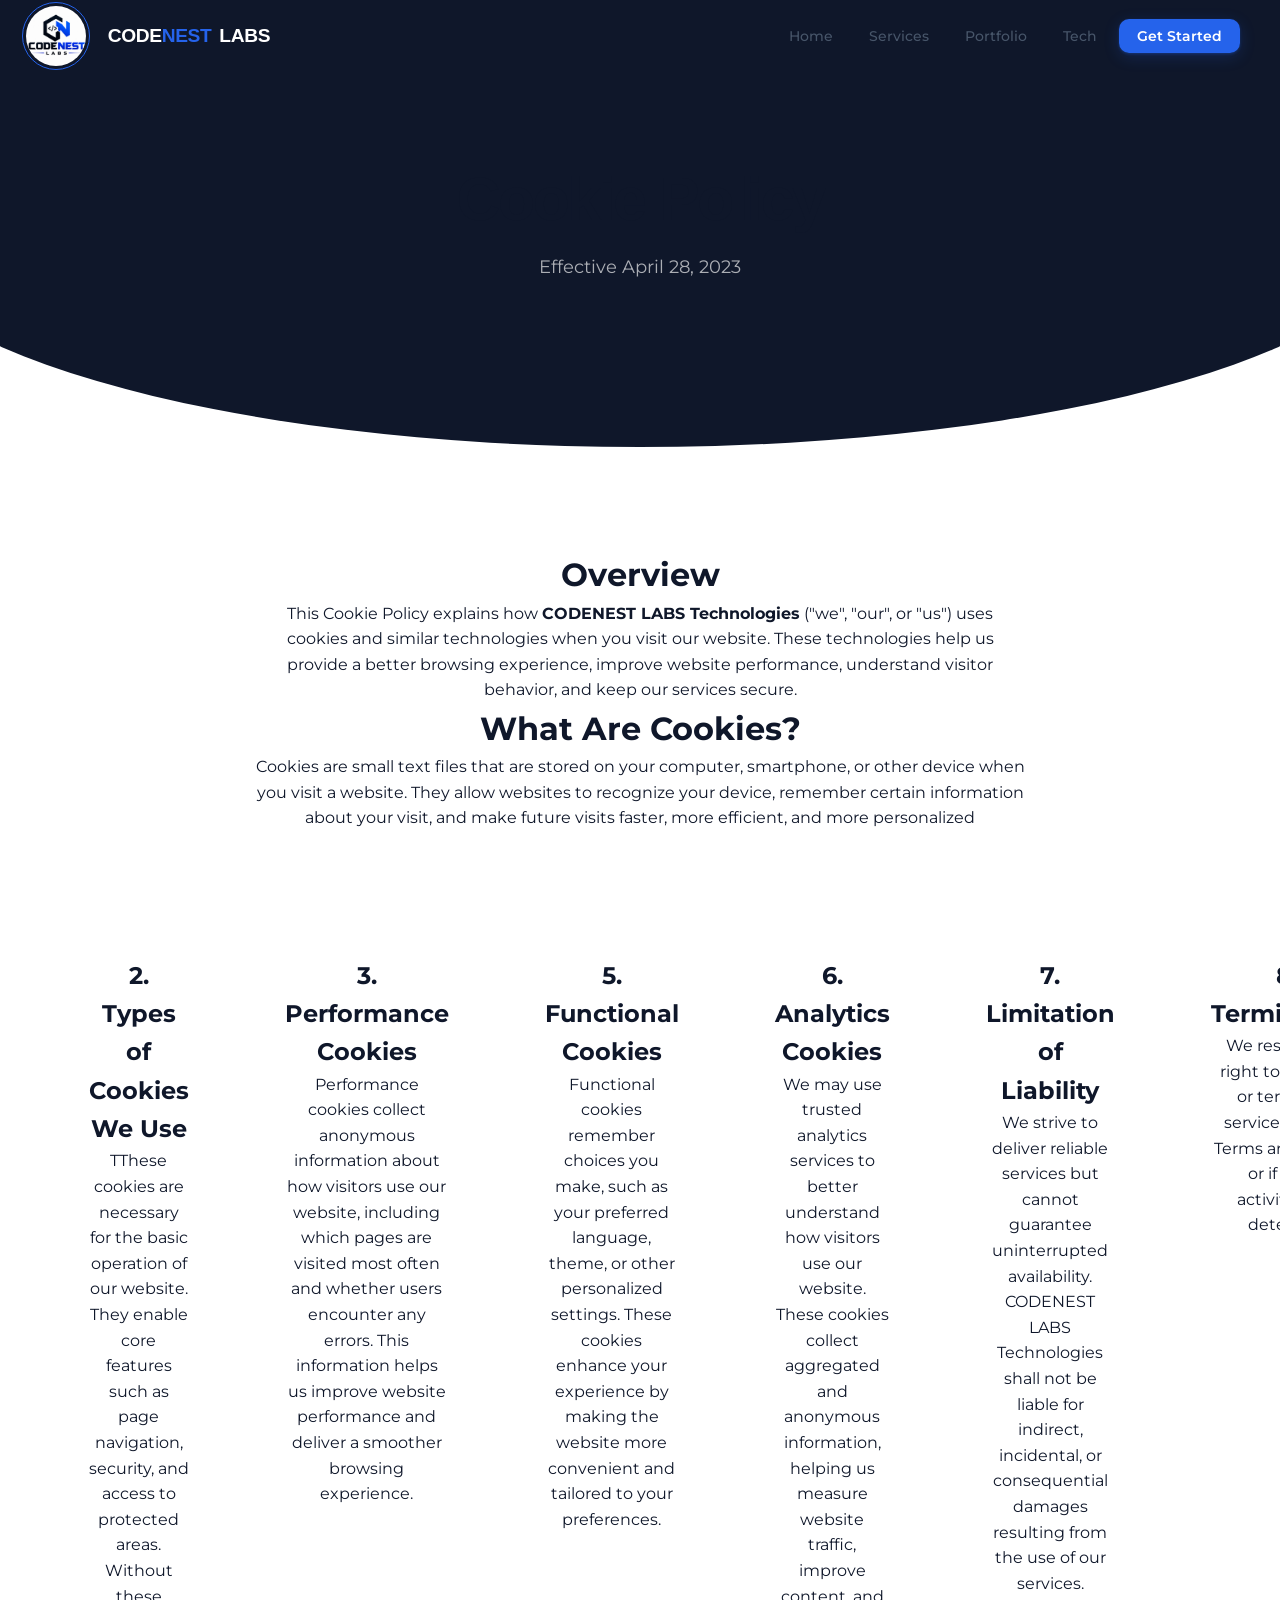
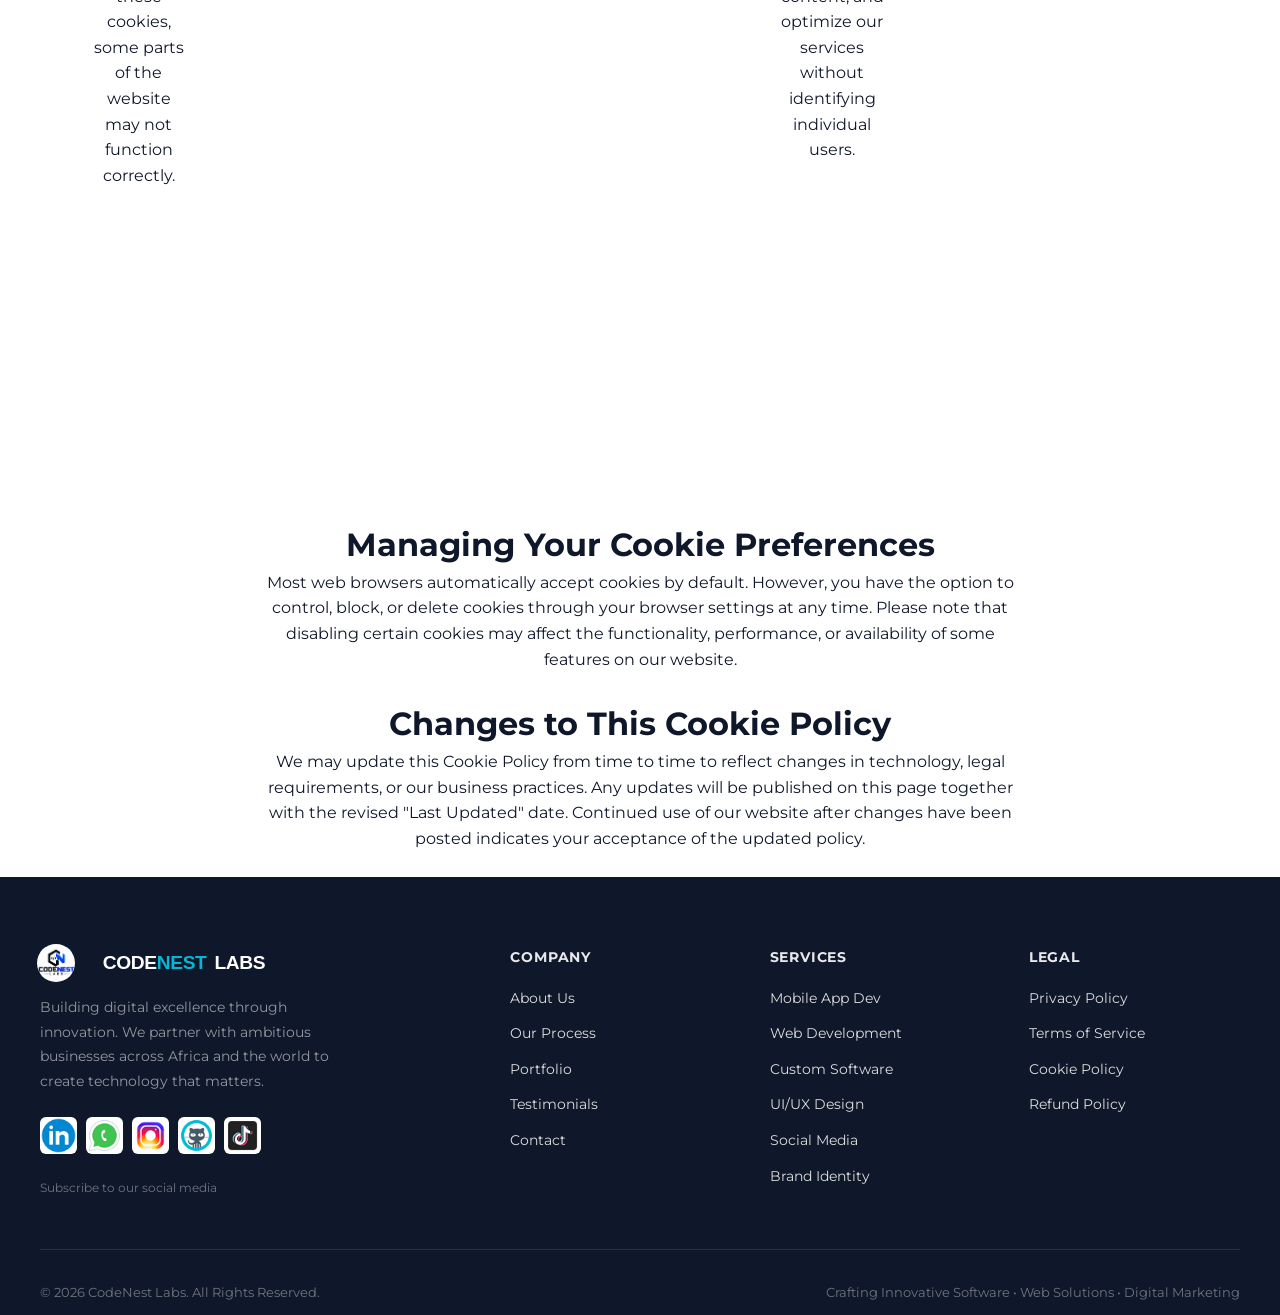
<file: cookies.html>
<!DOCTYPE html>
<html lang="en">
<head>
    <meta charset="UTF-8">
    <meta name="viewport" content="width=device-width, initial-scale=1.0">
    <title>Cookies</title>
    <link rel="stylesheet" href="style.css">

<style>
    .hero{
        min-height: 50vh; background: white;
        margin-top: -75px;
        display: flex; align-items: center; justify-content: center;
        position: relative; overflow: hidden; padding: 120px 24px 80px;
        overflow: hidden;
        & * {
            z-index: 3;
        }

    }
    .hero::after {
        content: "";
        width: 120%;
        height: 100%;
        position: absolute;
        top: 0;
        background: var(--navy);
        border-radius: 0 0 50% 50%;
        z-index: 2;
    }
    .privacy-header{
        text-align: center;
    }
    .privacy-overview, .privacy-info{
        text-align: center;
        display: flex;
        flex-direction: column;
        align-items: center;

    }
    .ovw{
        max-width: 70ch;
    }
    .listed-info{
        text-align: start;
    }
    .main-sect{
        display: flex;
        justify-content: center;
        gap: 3rem;
        @media (max-width: 918px) {
            flex-direction: column;
            align-items: center;
            gap: 1rem;
        }
    }
    .navbar {
        position: relative;
    }
</style>
</head>
<body>
    <nav id="navbar" class="navbar">
      <div class="nav-inner">
        <a href="#" class="nav-logo">
          <div class="nav-logo-icon"><img src="./images/OUR LOGO.jpeg" style="width: 60px; height: 60px; outline: 1px solid var(--blue); outline-offset: 3px; border-radius: 50%;"></div>&nbsp;&nbsp;&nbsp;&nbsp;
          <span id="code--">CODE<span>NEST</span></span><span id="code--">LABS</span>
        </a>
        <ul class="nav-links" id="navLinks">
          <li><a href="index.html">Home</a></li>
          <li><a href="index.html #services">Services</a></li>
          <li><a href="index.html #portfolio">Portfolio</a></li>
          <li><a href="index.html #tech">Tech</a></li>
          <li><a href="index.html #contact" class="nav-cta">Get Started</a></li>
        </ul>
        <div class="nav-toggle" id="navToggle">
          <span></span><span></span><span></span>
        </div>
      </div>
    </nav>
    <section class="hero">
    <div class="privacy-header">
        <h1 style="color: var(--navy);">Cookie Policy</h1>
        <p>Effective April 28, 2023</p> 
    </div>
</section>
    <br><br><br><br>
    <div class="privacy-overview">
        <h1 style="color: var(--navy);" >Overview</h1>
    <p class="ovw">This Cookie Policy explains how <strong>CODENEST LABS Technologies</strong> ("we", "our", or "us") uses cookies and similar technologies when you visit our website. 
        These technologies help us provide a better browsing experience, improve website performance, understand visitor behavior, and keep our services secure.</p>
        <h1>What Are Cookies?</h1>
        <p class="ovw">Cookies are small text files that are stored on your computer, smartphone,
             or other device when you visit a website. They allow websites to recognize your device, remember certain information about your visit,
              and make future visits faster, more efficient, and more personalized</p>
    </div><br>
    <section class="main-sect">
    <div class="privacy-info">
        <h1 style="color: var(--navy);" >1. Why We Use Cookies</h1>
        <p>We may collect the following categories of information:We use cookies for several important purposes, including:</p>
           <div class="listed-info">
            <ul>
                <li>Keeping the website secure and functioning properly.</li>
                <li>Remembering your preferences and settings for future visits.</li> 
                <li>Improving website speed, usability, and overall performance.</li>
                <li>Understanding how visitors interact with our website so we can enhance user experience.</li> 
                <li>Identifying technical issues and improving website reliability.</li>
           </ul>
           </div>
    </div>
        <br><br><br>
    <div class="privacy-info">
        <h1 style="color: var(--navy);" >2. Types of Cookies We Use</h1>
        <p>TThese cookies are necessary for the basic operation of our website. They enable core features such as page navigation, 
            security, and access to protected areas. Without these cookies,
            some parts of the website may not function correctly.</p>
    </div>
        <br><br><br>
    <div class="privacy-info">
        <h1 style="color: var(--navy);" >3. Performance Cookies</h1>
        <p>
            Performance cookies collect anonymous information about how visitors use our website, 
            including which pages are visited most often and whether users encounter any errors. 
            This information helps us improve website performance and deliver a smoother browsing experience.
        </p>
    </div>
    <br><br><br>
    <div class="privacy-info">
        <h1 style="color: var(--navy);" >5. Functional Cookies</h1>
        <p>Functional cookies remember choices you make, such as your preferred language, theme, or other personalized settings.
             These cookies enhance your experience by making the website more convenient and tailored to your preferences.</p>
    </div>
   <br><br><br> 
    <div class="privacy-info">
        <h1 style="color: var(--navy);" >6. Analytics Cookies</h1>
        <p> We may use trusted analytics services to better understand how visitors use our website.
            These cookies collect aggregated and anonymous information, helping us measure website traffic, improve content, and optimize our services without identifying individual users.<p>
    </div>
    <br><br><br>
    <div class="privacy-info">
        <h1 style="color: var(--navy);" >7. Limitation of Liability</h1>
        <p>We strive to deliver reliable services but cannot guarantee uninterrupted
        availability. CODENEST LABS Technologies shall not be liable for indirect,
        incidental, or consequential damages resulting from the use of our services.<p>
    </div>
    <br><br><br>
    <div class="privacy-info">
        <h1 style="color: var(--navy);" >8. Termination</h1>
        <p> We reserve the right to suspend or terminate services if these Terms are
        violated or if illegal activities are detected.<p>
    </div>
    <br><br><br>
</section>
   <div class="privacy-overview">
        <h1 style="color: var(--navy);" >Managing Your Cookie Preferences</h1>
    <p class="ovw"> Most web browsers automatically accept cookies by default. However, you have the option to control, block, or delete cookies through your browser settings at any time. Please note that disabling certain cookies may affect the functionality, performance, or availability of some features on our website.</p>
    </div><br>
   <div class="privacy-overview">
        <h1>Changes to This Cookie Policy</h1>
    <p class="ovw"> We may update this Cookie Policy from time to time to reflect changes in technology, legal requirements, or our business practices.
         Any updates will be published on this page together with the revised "Last Updated" date. Continued use of our website after changes have been posted indicates your acceptance of the updated policy.</p>
    </div><br>

<!-- footer -->
 <footer>
  <div class="container">
    <div class="footer-grid">
      <div class="footer-brand">
        <a href="#" class="nav-logo" style="color:white;text-decoration:none">
          <div class="nav-logo-icon"><img src="./images/OUR LOGO.jpeg" style="width: 38px; height: 38px; border-radius: 50%;"></div>&nbsp;&nbsp;&nbsp;
          <span style="color: white;">CODE<span style="color:var(--cyan)">NEST</span></span> LABS
        </a>
        <p>Building digital excellence through innovation. We partner with ambitious businesses across Africa and the world to create technology that matters.</p>
        <div class="social-links">
          <a href="https://www.linkedIn.com/Kadeer Moh/" class="social-link" title="LinkedIn"><img src="./images/icons8-linkedin-circled.gif" style=" width: 37px; height: 37px; border-radius: 6px;"></a>
          <a href="https://wa.me/255617516916" class="social-link" title="WhatsApp"><img src="./images/icons8-whatsapp-logo.gif"  style=" width: 37px; height: 37px; border-radius: 6px;"></a>
          <a href="https://www.instagram.com/codenest_labs_tech/" class="social-link" title="Instagram"><img src="./images/icons8-instagram.gif" style=" width: 37px; height: 37px; border-radius: 6px;"></a>
          <a href="https://www.gitHub.com/Justin24er" class="social-link" title="GitHub"><img src="./images/icons8-github-logo.gif" style=" width: 37px; height: 37px; border-radius: 6px;"></a>
          <!-- <a href="https://www.facebook.com/codemark Technologi" class="social-link" title="Facebook"><img src="./images/icons8-facebook-circled.gif" style=" width: 37px; height: 37px; border-radius: 6px;"></a> -->
          <a href="https://www.tiktok.com/" class="social-link" title="Tiktok"><img src="./images/icons8-tiktok.gif" style=" width: 37px; height: 37px; border-radius: 6px;"></a>
        </div>
        <div style="margin-top:24px">
          <p style="font-size:0.78rem;color:rgba(255,255,255,0.4);margin-bottom:10px;">Subscribe to our social media</p>
        </div>
      </div>
      <div class="footer-col">
        <h5>Company</h5>
        <ul class="footer-links">
          <li><a href="#about">About Us</a></li>
          <li><a href="#process">Our Process</a></li>
          <li><a href="#portfolio">Portfolio</a></li>
          <li><a href="#testimonials">Testimonials</a></li>
          <li><a href="#contact">Contact</a></li>
        </ul>
      </div>
      <div class="footer-col">
        <h5>Services</h5>
        <ul class="footer-links">
          <li><a href="#services">Mobile App Dev</a></li>
          <li><a href="#services">Web Development</a></li>
          <li><a href="#services">Custom Software</a></li>
          <li><a href="#services">UI/UX Design</a></li>
          <li><a href="#services">Social Media</a></li>
          <li><a href="#services">Brand Identity</a></li>
        </ul>
      </div>
      <div class="footer-col">
        <div class="footer-section">
    <h5>Legal</h5>
    <ul class="footer-links">
        <li><a href="Privacy-policy.html" onclick="showLegal('Privacy Policy')">Privacy Policy</a></li>
        <li><a href="Term-of-Service.html" onclick="showLegal('Terms of Service')">Terms of Service</a></li>
        <li><a href="cookies.html" onclick="showLegal('Cookie Policy')">Cookie Policy</a></li>
        <li><a href="refund.html" onclick="showLegal('Refund Policy')">Refund Policy</a></li>
    </ul>
</div>

<!-- Modal -->
<div id="legalModal" class="modal">
    <div class="modal-content">
        <span class="close" onclick="closeModal()">&times;</span>
        <h2 id="legalTitle"></h2>
        <div id="legalContent"></div>
    </div>
</div>
      </div>
    </div>
    <div class="footer-bottom">
      <p>© 2026 CodeNest Labs. All Rights Reserved.</p>
      <p>Crafting Innovative Software • Web Solutions • Digital Marketing</p>
    </div>
  </div>
</footer>

    <script src="script.js">
    </script>
</body>
</html>














<!-- <!doctype html><html><head><meta charset='utf-8'><meta name='viewport' content='width=device-width,initial-scale=1'><title>Cookie Policy - Code Nest Labs</title>
<style>
:root{--p:#4da3ff;--bg:#f5fbff;--card:#fff}
*{box-sizing:border-box}body{margin:0;font-family:Inter,Arial,sans-serif;background:linear-gradient(180deg,#eef8ff,#fff);color:#233}
header{background:linear-gradient(135deg,var(--p),#8fd0ff);color:#fff;padding:48px 24px;text-align:center}
main{max-width:900px;margin:-30px auto 40px;background:var(--card);padding:32px;border-radius:18px;box-shadow:0 10px 30px rgba(77,163,255,.18)}
h1,h2{color:#2789eb}section{margin:24px 0}ul{padding-left:22px}
footer{margin-top:32px;padding-top:18px;border-top:1px solid #d9ecff;color:#666}
.badge{display:inline-block;background:#e7f4ff;color:#2789eb;padding:6px 12px;border-radius:999px;font-size:.9rem}
</style>
</head>
<body><header><span class='badge'>Code Nest Labs</span><h1>Cookie Policy</h1><p>Effective Date: June 29, 2026</p></header>
<main>
<section><h2>Overview</h2><p>This policy applies to all services provided by Code Nest Labs including software development, mobile applications, website development, UI/UX design and social media management.</p></section>
<section><h2>Key Information</h2><ul><li>Company: Code Nest Labs</li><li>Location: Mbeya, Tanzania</li><li>Email: codenest284@gmail.com</li><li>Website: https://codenest.page.gd</li></ul></section>
<section><h2>Policy Details</h2><p>Please replace this section with the full legal wording from your master policy if desired. This modern template is ready to integrate into your portfolio website.</p></section>
<footer>© 2026 Code Nest Labs. All rights reserved.</footer>
</main></body></html> -->
</file>
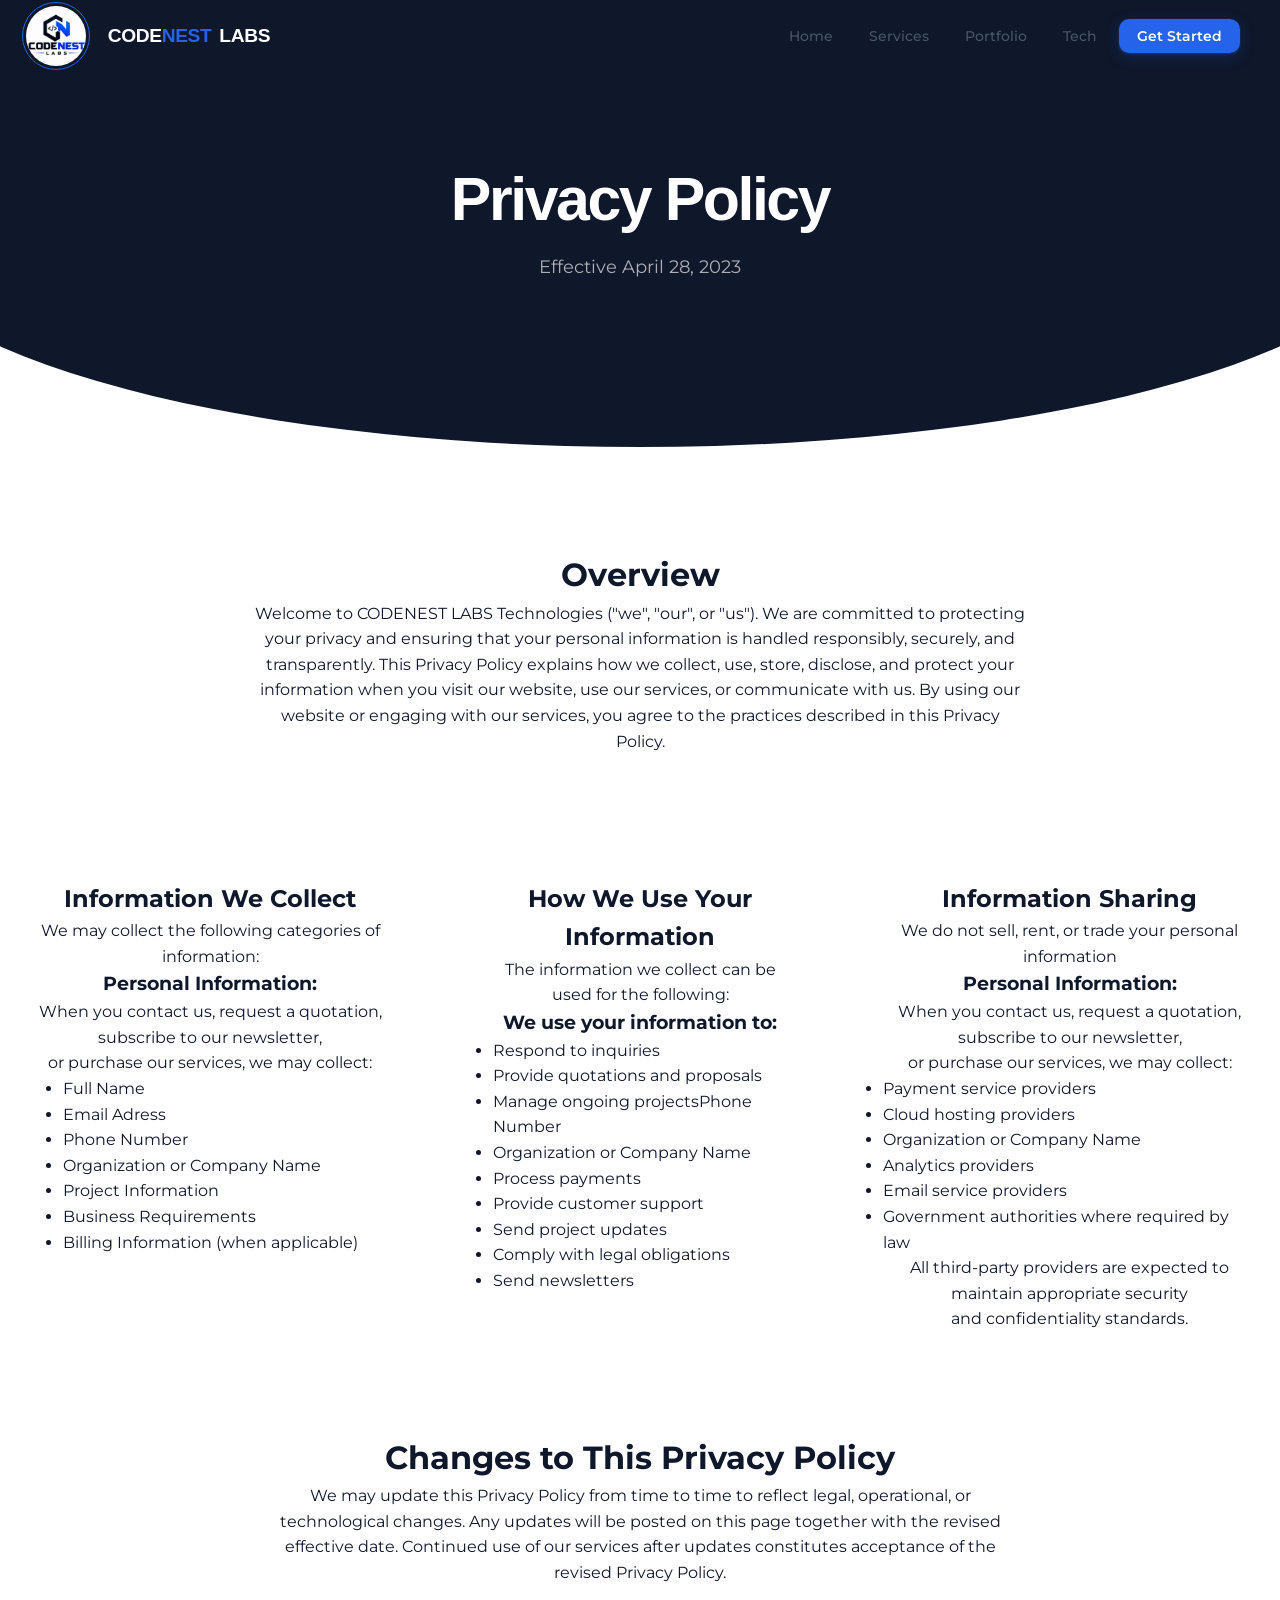
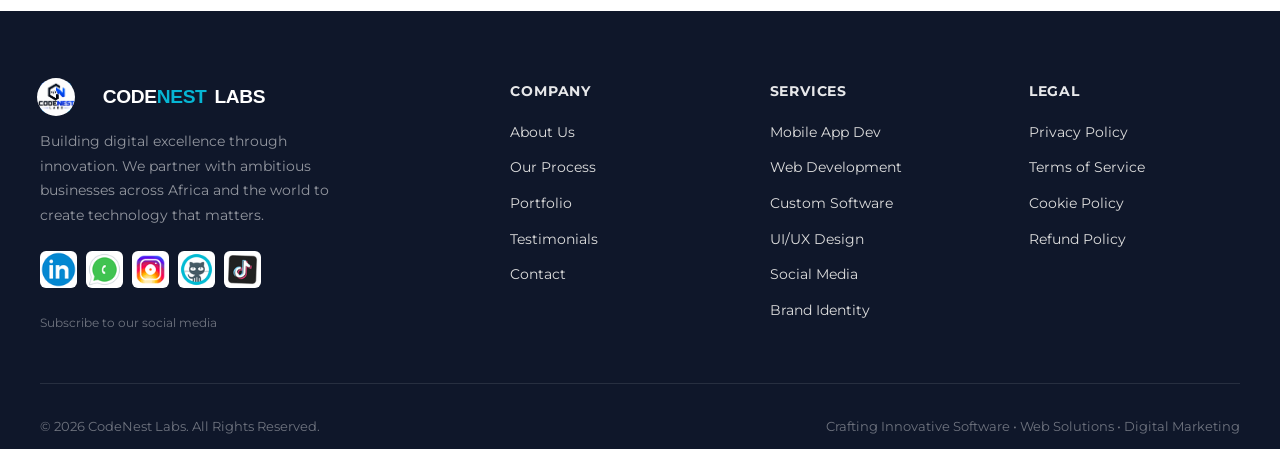
<file: Privacy-policy.html>
<!DOCTYPE html>
<html lang="en">
<head>
    <meta charset="UTF-8">
    <meta name="viewport" content="width=device-width, initial-scale=1.0">
    <title>Our Private Policies</title>
    <link rel="stylesheet" href="style.css">

<style>
    .hero{
        min-height: 50vh; background: white;
        margin-top: -75px;
        display: flex; align-items: center; justify-content: center;
        position: relative; overflow: hidden; padding: 120px 24px 80px;
        overflow: hidden;
        & * {
            z-index: 3;
        }

    }
    .hero::after {
        content: "";
        width: 120%;
        height: 100%;
        position: absolute;
        top: 0;
        background: var(--navy);
        border-radius: 0 0 50% 50%;
        z-index: 2;
    }
    .privacy-header{
        text-align: center;
    }
    .privacy-overview, .privacy-info{
        text-align: center;
        display: flex;
        flex-direction: column;
        align-items: center;

    }
    .ovw{
        max-width: 70ch;
    }
    .listed-info{
        text-align: start;
    }
    .main-sect{
        display: flex;
        justify-content: center;
        gap: 3rem;
        @media (max-width: 918px) {
            flex-direction: column;
            align-items: center;
            gap: 1rem;
        }
    }
    .navbar {
        position: relative;
    }
</style>
</head>
<body>
    <nav id="navbar" class="navbar">
      <div class="nav-inner">
        <a href="#" class="nav-logo">
          <div class="nav-logo-icon"><img src="./images/OUR LOGO.jpeg" style="width: 60px; height: 60px; outline: 1px solid var(--blue); outline-offset: 3px; border-radius: 50%;"></div>&nbsp;&nbsp;&nbsp;&nbsp;
          <span id="code--">CODE<span>NEST</span></span><span id="code--">LABS</span>
        </a>
        <ul class="nav-links" id="navLinks">
          <li><a href="index.html">Home</a></li>
          <li><a href="index.html #services">Services</a></li>
          <li><a href="index.html #portfolio">Portfolio</a></li>
          <li><a href="index.html #tech">Tech</a></li>
          <li><a href="index.html #contact" class="nav-cta">Get Started</a></li>
        </ul>
        <div class="nav-toggle" id="navToggle">
          <span></span><span></span><span></span>
        </div>
      </div>
    </nav>
    <section class="hero">
    <div class="privacy-header">
        <h1>Privacy Policy</h1>
        <p>Effective April 28, 2023</p> 
    </div>
</section>
    <br><br><br><br>
    <div class="privacy-overview">
        <h1 style="color: var(--navy);" >Overview</h1>
    <p class="ovw">Welcome to CODENEST LABS Technologies ("we", "our", or "us"). We are committed to protecting your privacy and ensuring that your personal information is handled responsibly, securely, and transparently.
This Privacy Policy explains how we collect, use, store, disclose, and protect your information when you visit our website, use our services, or communicate with us.
By using our website or engaging with our services, you agree to the practices described in this Privacy Policy.</p>
    </div><br>
    <section class="main-sect">
    <div class="privacy-info">
        <h1 style="color: var(--navy);" >Information We Collect</h1>
        <p>We may collect the following categories of information:</p>
            <h3 style="color: var(--navy);" >Personal Information:</h3>
            <p>When you contact us, request a quotation, subscribe to our newsletter,<br> or purchase our services, we may collect:</p>
           <div class="listed-info">
            <ul>
                <li>Full Name</li>
                <li>Email Adress</li>
                <li>Phone Number</li>
                <li>Organization or Company Name</li>
                <li>Project Information</li>
                <li>Business Requirements</li>
                <li>Billing Information (when applicable)</li>
           </ul>
           </div>
    </div>
        <br><br><br>
    <div class="privacy-info">
        <h1 style="color: var(--navy);" >How We Use Your Information</h1>
        <p>The information we collect can be used for the following:</p>
            <h3 style="color: var(--navy);" >We use your information to:</h3>
           <div class="listed-info">
            <ul>
                <li>Respond to inquiries</li>
                <li>Provide quotations and proposals</li>
                <li>Manage ongoing projectsPhone Number</li>
                <li>Organization or Company Name</li>
                <li>Process payments</li>
                <li>Provide customer support</li>
                <li>Send project updates</li>
                <li>Comply with legal obligations</li>
                <li>Send newsletters</li>
           </ul>
           </div>
    </div>
        <br><br><br>
    <div class="privacy-info">
        <h1 style="color: var(--navy);" >Information Sharing</h1>
        <p>We do not sell, rent, or trade your personal information</p>
            <h3 style="color: var(--navy);" >Personal Information:</h3>
            <p>When you contact us, request a quotation, subscribe to our newsletter,<br> or purchase our services, we may collect:</p>
           <div class="listed-info">
            <ul>
                <li>Payment service providers</li>
                <li>Cloud hosting providers</li>
                <li>Organization or Company Name</li>
                <li>Analytics providers</li>
                <li>Email service providers</li>
                <li>Government authorities where required by law</li>
           </ul>
           </div>
           <p>All third-party providers are expected to maintain appropriate security<br> and confidentiality standards.</p>
    </div>
</section>
   <div class="privacy-overview">
        <h1 style="color: var(--navy);" >Changes to This Privacy Policy</h1>
    <p class="ovw">We may update this Privacy Policy from time to time to reflect legal, operational, or technological changes.

Any updates will be posted on this page together with the revised effective date.

Continued use of our services after updates constitutes acceptance of the revised Privacy Policy.</p>
    </div><br>
<!-- footer -->
 <footer>
  <div class="container">
    <div class="footer-grid">
      <div class="footer-brand">
        <a href="#" class="nav-logo" style="color:white;text-decoration:none">
          <div class="nav-logo-icon"><img src="./images/OUR LOGO.jpeg" style="width: 38px; height: 38px; border-radius: 50%;"></div>&nbsp;&nbsp;&nbsp;
          <span style="color: white;">CODE<span style="color:var(--cyan)">NEST</span></span> LABS
        </a>
        <p>Building digital excellence through innovation. We partner with ambitious businesses across Africa and the world to create technology that matters.</p>
        <div class="social-links">
          <a href="https://www.linkedIn.com/Kadeer Moh/" class="social-link" title="LinkedIn"><img src="./images/icons8-linkedin-circled.gif" style=" width: 37px; height: 37px; border-radius: 6px;"></a>
          <a href="https://wa.me/255617516916" class="social-link" title="WhatsApp"><img src="./images/icons8-whatsapp-logo.gif"  style=" width: 37px; height: 37px; border-radius: 6px;"></a>
          <a href="https://www.instagram.com/codenest_labs_tech/" class="social-link" title="Instagram"><img src="./images/icons8-instagram.gif" style=" width: 37px; height: 37px; border-radius: 6px;"></a>
          <a href="https://www.gitHub.com/Justin24er" class="social-link" title="GitHub"><img src="./images/icons8-github-logo.gif" style=" width: 37px; height: 37px; border-radius: 6px;"></a>
          <!-- <a href="https://www.facebook.com/codemark Technologi" class="social-link" title="Facebook"><img src="./images/icons8-facebook-circled.gif" style=" width: 37px; height: 37px; border-radius: 6px;"></a> -->
          <a href="https://www.tiktok.com/" class="social-link" title="Tiktok"><img src="./images/icons8-tiktok.gif" style=" width: 37px; height: 37px; border-radius: 6px;"></a>
        </div>
        <div style="margin-top:24px">
          <p style="font-size:0.78rem;color:rgba(255,255,255,0.4);margin-bottom:10px;">Subscribe to our social media</p>
        </div>
      </div>
      <div class="footer-col">
        <h5>Company</h5>
        <ul class="footer-links">
          <li><a href="#about">About Us</a></li>
          <li><a href="#process">Our Process</a></li>
          <li><a href="#portfolio">Portfolio</a></li>
          <li><a href="#testimonials">Testimonials</a></li>
          <li><a href="#contact">Contact</a></li>
        </ul>
      </div>
      <div class="footer-col">
        <h5>Services</h5>
        <ul class="footer-links">
          <li><a href="#services">Mobile App Dev</a></li>
          <li><a href="#services">Web Development</a></li>
          <li><a href="#services">Custom Software</a></li>
          <li><a href="#services">UI/UX Design</a></li>
          <li><a href="#services">Social Media</a></li>
          <li><a href="#services">Brand Identity</a></li>
        </ul>
      </div>
      <div class="footer-col">
        <div class="footer-section">
    <h5>Legal</h5>
    <ul class="footer-links">
        <li><a href="Privacy-policy.html" onclick="showLegal('Privacy Policy')">Privacy Policy</a></li>
        <li><a href="Term-of-Service.html" onclick="showLegal('Terms of Service')">Terms of Service</a></li>
        <li><a href="cookies.html" onclick="showLegal('Cookie Policy')">Cookie Policy</a></li>
        <li><a href="refund.html" onclick="showLegal('Refund Policy')">Refund Policy</a></li>
    </ul>
</div>

<!-- Modal -->
<div id="legalModal" class="modal">
    <div class="modal-content">
        <span class="close" onclick="closeModal()">&times;</span>
        <h2 id="legalTitle"></h2>
        <div id="legalContent"></div>
    </div>
</div>
      </div>
    </div>
    <div class="footer-bottom">
      <p>© 2026 CodeNest Labs. All Rights Reserved.</p>
      <p>Crafting Innovative Software • Web Solutions • Digital Marketing</p>
    </div>
  </div>
</footer>

    <script src="script.js">
    </script>
</body>
</html>
</file>
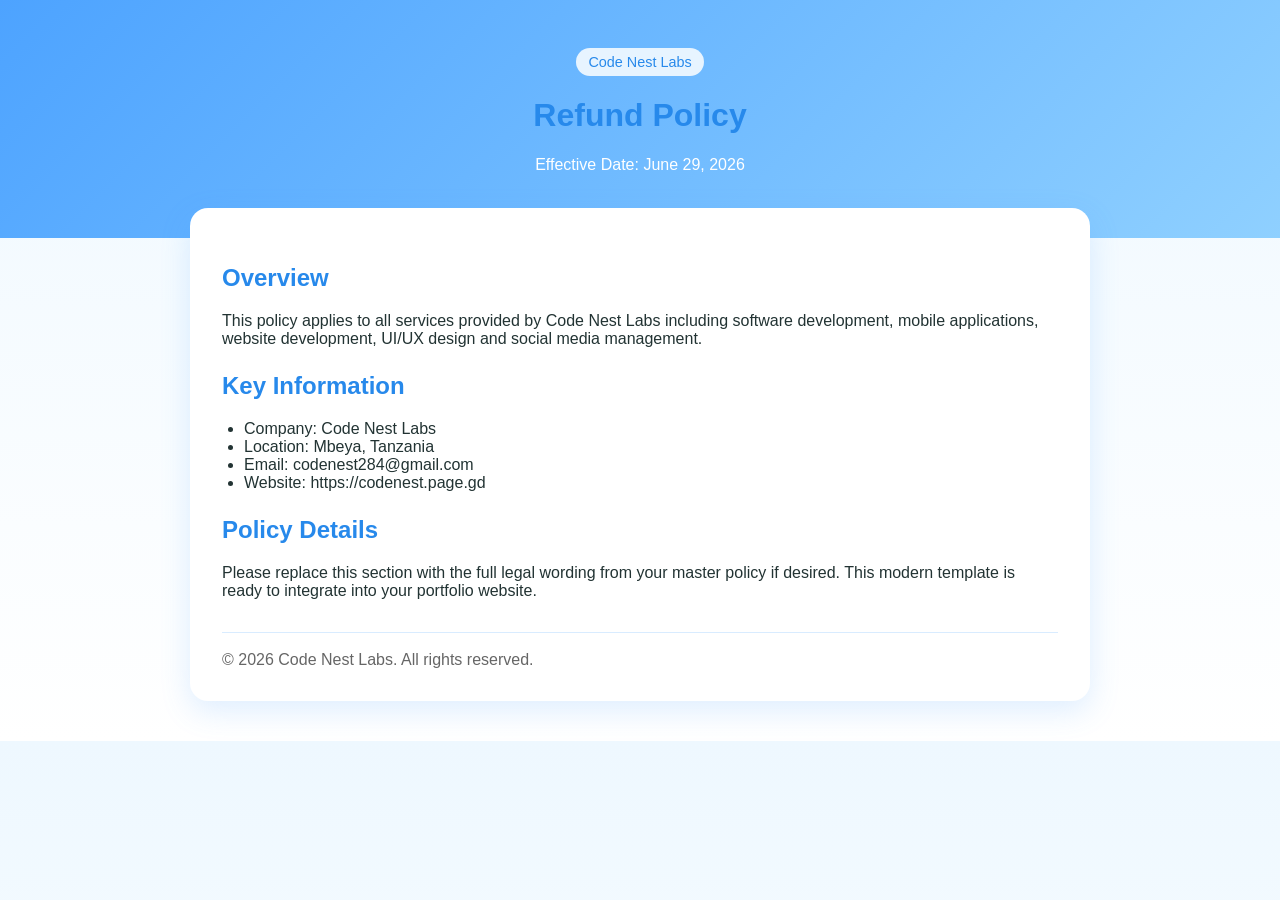
<file: refund.html>
<!doctype html><html><head><meta charset='utf-8'><meta name='viewport' content='width=device-width,initial-scale=1'><title>Refund Policy - Code Nest Labs</title>
<style>
:root{--p:#4da3ff;--bg:#f5fbff;--card:#fff}
*{box-sizing:border-box}body{margin:0;font-family:Inter,Arial,sans-serif;background:linear-gradient(180deg,#eef8ff,#fff);color:#233}
header{background:linear-gradient(135deg,var(--p),#8fd0ff);color:#fff;padding:48px 24px;text-align:center}
main{max-width:900px;margin:-30px auto 40px;background:var(--card);padding:32px;border-radius:18px;box-shadow:0 10px 30px rgba(77,163,255,.18)}
h1,h2{color:#2789eb}section{margin:24px 0}ul{padding-left:22px}
footer{margin-top:32px;padding-top:18px;border-top:1px solid #d9ecff;color:#666}
.badge{display:inline-block;background:#e7f4ff;color:#2789eb;padding:6px 12px;border-radius:999px;font-size:.9rem}
</style>
</head>
<body><header><span class='badge'>Code Nest Labs</span><h1>Refund Policy</h1><p>Effective Date: June 29, 2026</p></header>
<main>
<section><h2>Overview</h2><p>This policy applies to all services provided by Code Nest Labs including software development, mobile applications, website development, UI/UX design and social media management.</p></section>
<section><h2>Key Information</h2><ul><li>Company: Code Nest Labs</li><li>Location: Mbeya, Tanzania</li><li>Email: codenest284@gmail.com</li><li>Website: https://codenest.page.gd</li></ul></section>
<section><h2>Policy Details</h2><p>Please replace this section with the full legal wording from your master policy if desired. This modern template is ready to integrate into your portfolio website.</p></section>
<footer>© 2026 Code Nest Labs. All rights reserved.</footer>
</main></body></html>
</file>
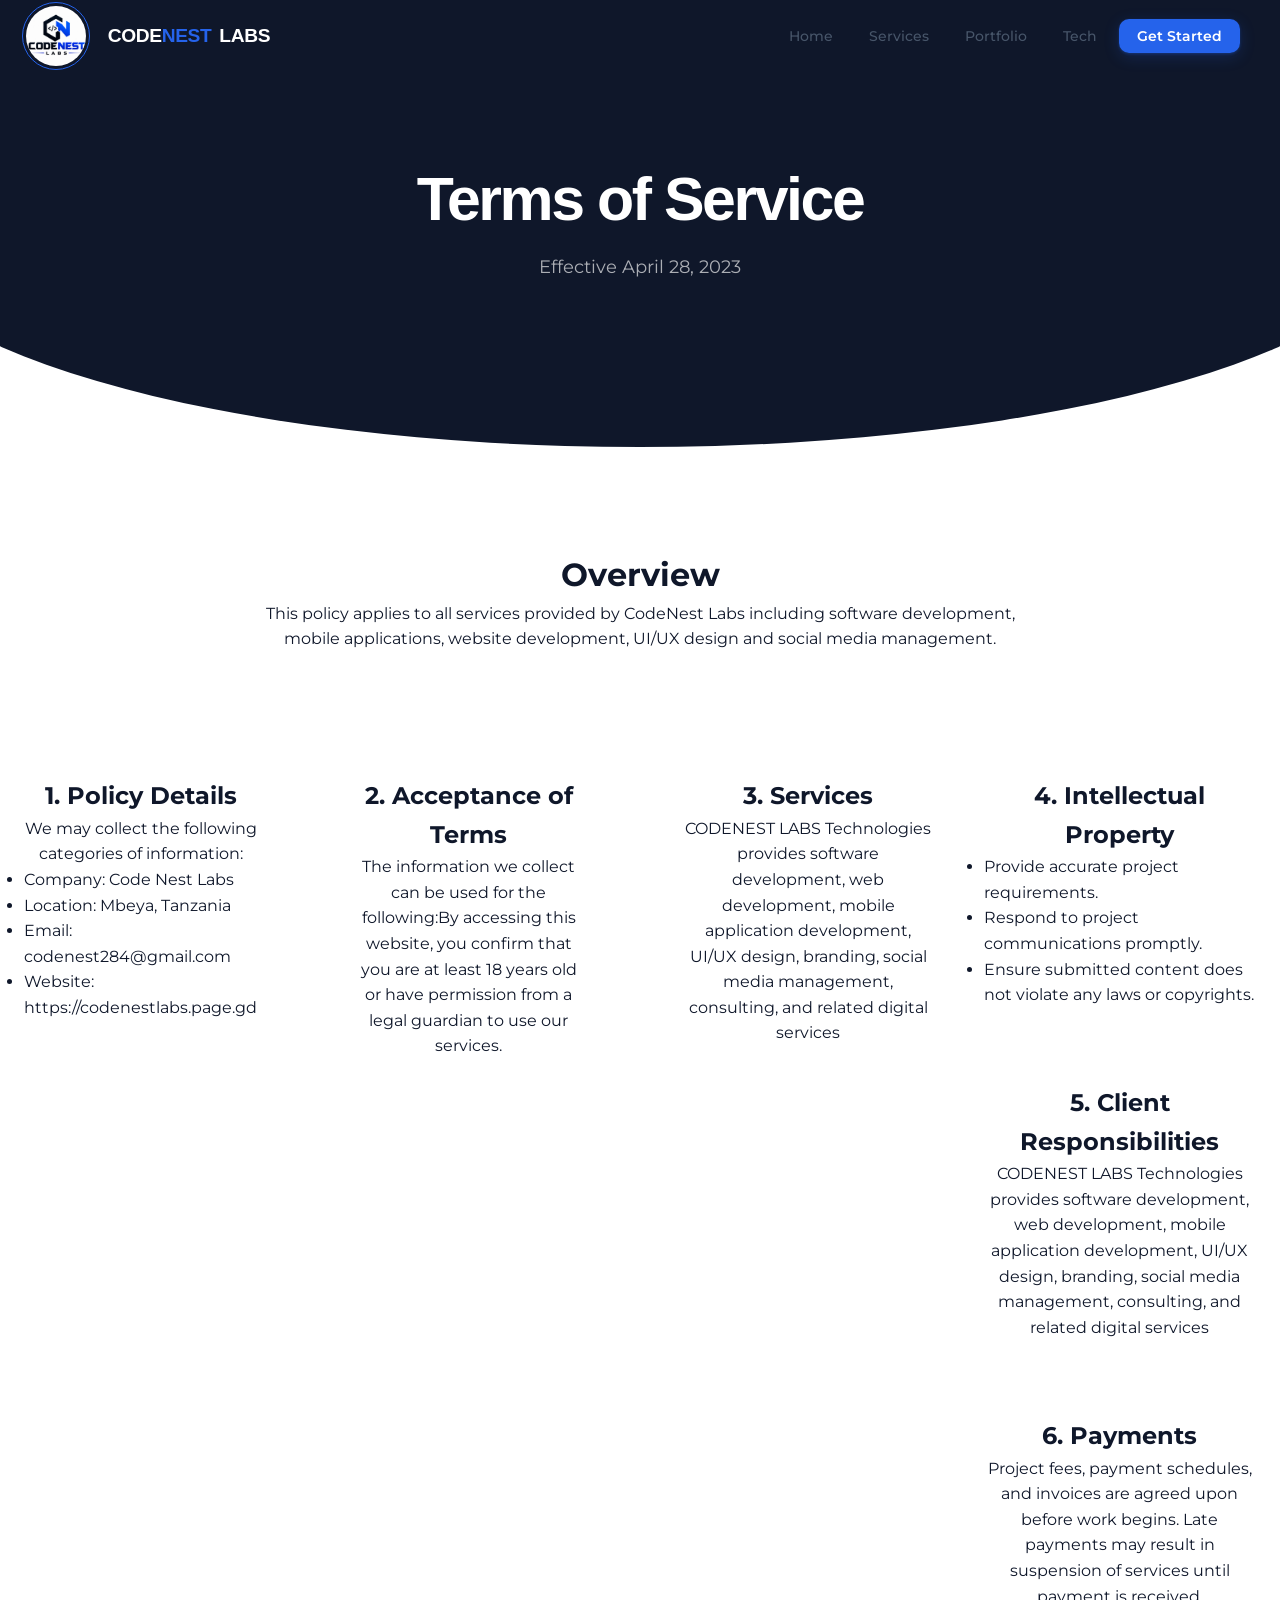
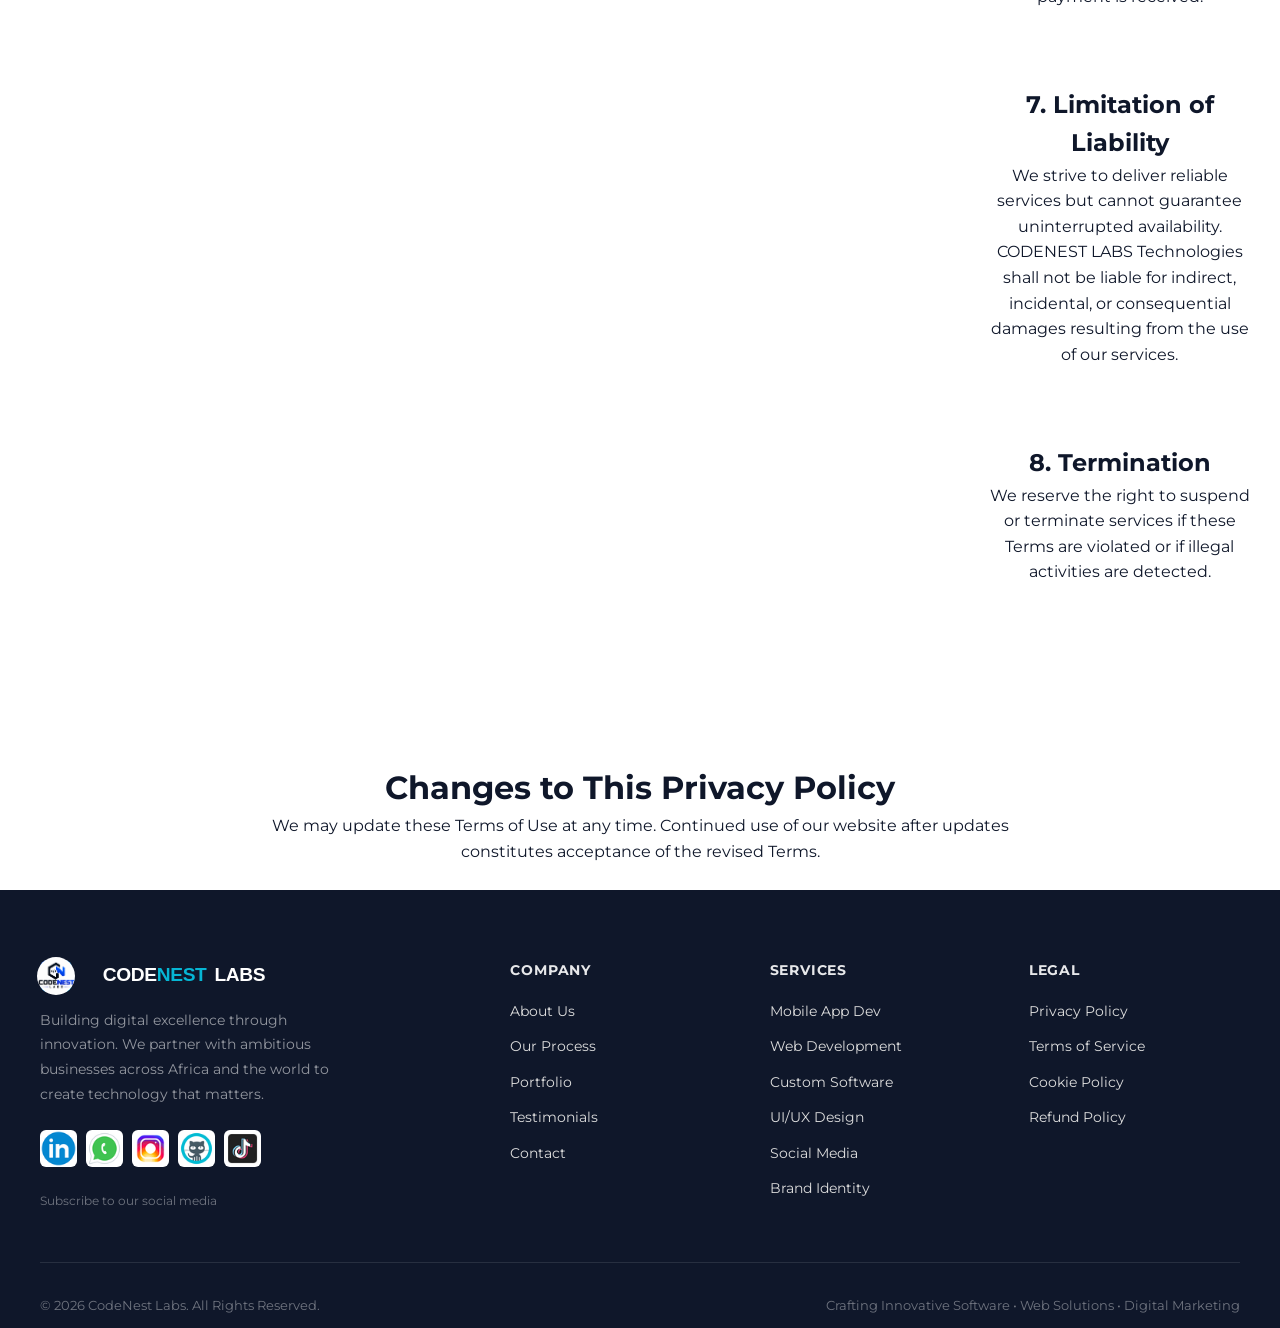
<file: Term-of-Service.html>
<!DOCTYPE html>
<html lang="en">
<head>
    <meta charset="UTF-8">
    <meta name="viewport" content="width=device-width, initial-scale=1.0">
    <title>Terms of Service</title>
    <link rel="stylesheet" href="style.css">

<style>
    .hero{
        min-height: 50vh; background: white;
        margin-top: -75px;
        display: flex; align-items: center; justify-content: center;
        position: relative; overflow: hidden; padding: 120px 24px 80px;
        overflow: hidden;
        & * {
            z-index: 3;
        }

    }
    .hero::after {
        content: "";
        width: 120%;
        height: 100%;
        position: absolute;
        top: 0;
        background: var(--navy);
        border-radius: 0 0 50% 50%;
        z-index: 2;
    }
    .privacy-header{
        text-align: center;
    }
    .privacy-overview, .privacy-info{
        text-align: center;
        display: flex;
        flex-direction: column;
        align-items: center;

    }
    .ovw{
        max-width: 70ch;
    }
    .listed-info{
        text-align: start;
    }
    .main-sect{
        display: flex;
        justify-content: center;
        gap: 3rem;
        @media (max-width: 918px) {
            flex-direction: column;
            align-items: center;
            gap: 1rem;
        }
    }
    .navbar {
        position: relative;
    }
    .badge{

    }
</style>
</head>
<body>
    <nav id="navbar" class="navbar">
      <div class="nav-inner">
        <a href="#" class="nav-logo">
          <div class="nav-logo-icon"><img src="./images/OUR LOGO.jpeg" style="width: 60px; height: 60px; outline: 1px solid var(--blue); outline-offset: 3px; border-radius: 50%;"></div>&nbsp;&nbsp;&nbsp;&nbsp;
          <span id="code--">CODE<span>NEST</span></span><span id="code--">LABS</span>
        </a>
        <ul class="nav-links" id="navLinks">
          <li><a href="index.html">Home</a></li>
          <li><a href="index.html #services">Services</a></li>
          <li><a href="index.html #portfolio">Portfolio</a></li>
          <li><a href="index.html #tech">Tech</a></li>
          <li><a href="index.html #contact" class="nav-cta">Get Started</a></li>
        </ul>
        <div class="nav-toggle" id="navToggle">
          <span></span><span></span><span></span>
        </div>
      </div>
    </nav>
    <section class="hero">
    <div class="privacy-header">
        <h1>Terms of Service</h1>
        <p>Effective April 28, 2023</p> 
    </div>
</section>
    <br><br><br><br>
    <div class="privacy-overview">
        <h1>Overview</h1>
    <p class="ovw">This policy applies to all services provided by CodeNest Labs including software development, mobile applications, website development, UI/UX design and social media management.</p>
    </div><br>
    <section class="main-sect">
    <div class="privacy-info">
        <h1>1. Policy Details</h1>
        <p>We may collect the following categories of information:</p>
           <div class="listed-info">
            <ul>
                <li>Company: Code Nest Labs</li>
                <li>Location: Mbeya, Tanzania</li>
                <li>Email: codenest284@gmail.com</li>
                <li>Website: https://codenestlabs.page.gd</li>
           </ul>
           </div>
    </div>
        <br><br><br>
    <div class="privacy-info">
        <h1>2. Acceptance of Terms</h1>
        <p>The information we collect can be used for the following:By accessing this website, you confirm that you are at least 18 years old
        or have permission from a legal guardian to use our services.</p>
    </div>
        <br><br><br>
    <div class="privacy-info">
        <h1>3. Services</h1>
        <p>CODENEST LABS Technologies provides software development, web development,
        mobile application development, UI/UX design, branding, social media
        management, consulting, and related digital services</p>
    </div>
    <div class="privacy-info">
        <h1>4. Intellectual Property</h1>
        <div class="listed-info">
            <ul>
                 <li>Provide accurate project requirements.</li>
                <li>Respond to project communications promptly.</li>
                <li>Ensure submitted content does not violate any laws or copyrights.</li>
           </ul>
    </div>
    <br><br><br>
    <div class="privacy-info">
        <h1>5. Client Responsibilities</h1>
        <p>CODENEST LABS Technologies provides software development, web development,
        mobile application development, UI/UX design, branding, social media
        management, consulting, and related digital services</p>
    </div>
    <br><br><br>
    <div class="privacy-info">
        <h1>6. Payments</h1>
        <p> Project fees, payment schedules, and invoices are agreed upon before work
        begins. Late payments may result in suspension of services until payment is
        received.<p>
    </div>
    <br><br><br>
    <div class="privacy-info">
        <h1>7. Limitation of Liability</h1>
        <p>We strive to deliver reliable services but cannot guarantee uninterrupted
        availability. CODENEST LABS Technologies shall not be liable for indirect,
        incidental, or consequential damages resulting from the use of our services.<p>
    </div>
    <br><br><br>
    <div class="privacy-info">
        <h1>8. Termination</h1>
        <p> We reserve the right to suspend or terminate services if these Terms are
        violated or if illegal activities are detected.<p>
    </div>
    <br><br><br>
</section>
   <div class="privacy-overview">
        <h1>Changes to This Privacy Policy</h1>
    <p class="ovw"> We may update these Terms of Use at any time. Continued use of our website
        after updates constitutes acceptance of the revised Terms.</p>
    </div><br>
<!-- footer -->
 <footer>
  <div class="container">
    <div class="footer-grid">
      <div class="footer-brand">
        <a href="#" class="nav-logo" style="color:white;text-decoration:none">
          <div class="nav-logo-icon"><img src="./images/OUR LOGO.jpeg" style="width: 38px; height: 38px; border-radius: 50%;"></div>&nbsp;&nbsp;&nbsp;
          <span style="color: white;">CODE<span style="color:var(--cyan)">NEST</span></span> LABS
        </a>
        <p>Building digital excellence through innovation. We partner with ambitious businesses across Africa and the world to create technology that matters.</p>
        <div class="social-links">
          <a href="https://www.linkedIn.com/Kadeer Moh/" class="social-link" title="LinkedIn"><img src="./images/icons8-linkedin-circled.gif" style=" width: 37px; height: 37px; border-radius: 6px;"></a>
          <a href="https://wa.me/255617516916" class="social-link" title="WhatsApp"><img src="./images/icons8-whatsapp-logo.gif"  style=" width: 37px; height: 37px; border-radius: 6px;"></a>
          <a href="https://www.instagram.com/codenest_labs_tech/" class="social-link" title="Instagram"><img src="./images/icons8-instagram.gif" style=" width: 37px; height: 37px; border-radius: 6px;"></a>
          <a href="https://www.gitHub.com/Justin24er" class="social-link" title="GitHub"><img src="./images/icons8-github-logo.gif" style=" width: 37px; height: 37px; border-radius: 6px;"></a>
          <!-- <a href="https://www.facebook.com/codemark Technologi" class="social-link" title="Facebook"><img src="./images/icons8-facebook-circled.gif" style=" width: 37px; height: 37px; border-radius: 6px;"></a> -->
          <a href="https://www.tiktok.com/" class="social-link" title="Tiktok"><img src="./images/icons8-tiktok.gif" style=" width: 37px; height: 37px; border-radius: 6px;"></a>
        </div>
        <div style="margin-top:24px">
          <p style="font-size:0.78rem;color:rgba(255,255,255,0.4);margin-bottom:10px;">Subscribe to our social media</p>
        </div>
      </div>
      <div class="footer-col">
        <h5>Company</h5>
        <ul class="footer-links">
          <li><a href="#about">About Us</a></li>
          <li><a href="#process">Our Process</a></li>
          <li><a href="#portfolio">Portfolio</a></li>
          <li><a href="#testimonials">Testimonials</a></li>
          <li><a href="#contact">Contact</a></li>
        </ul>
      </div>
      <div class="footer-col">
        <h5>Services</h5>
        <ul class="footer-links">
          <li><a href="#services">Mobile App Dev</a></li>
          <li><a href="#services">Web Development</a></li>
          <li><a href="#services">Custom Software</a></li>
          <li><a href="#services">UI/UX Design</a></li>
          <li><a href="#services">Social Media</a></li>
          <li><a href="#services">Brand Identity</a></li>
        </ul>
      </div>
      <div class="footer-col">
        <div class="footer-section">
    <h5>Legal</h5>
    <ul class="footer-links">
        <li><a href="Privacy-policy.html" onclick="showLegal('Privacy Policy')">Privacy Policy</a></li>
        <li><a href="Term-of-Service.html" onclick="showLegal('Terms of Service')">Terms of Service</a></li>
        <li><a href="cookies.html" onclick="showLegal('Cookie Policy')">Cookie Policy</a></li>
        <li><a href="refund.html" onclick="showLegal('Refund Policy')">Refund Policy</a></li>
    </ul>
</div>

<!-- Modal -->
<div id="legalModal" class="modal">
    <div class="modal-content">
        <span class="close" onclick="closeModal()">&times;</span>
        <h2 id="legalTitle"></h2>
        <div id="legalContent"></div>
    </div>
</div>
      </div>
    </div>
    <div class="footer-bottom">
      <p>© 2026 CodeNest Labs. All Rights Reserved.</p>
      <p>Crafting Innovative Software • Web Solutions • Digital Marketing</p>
    </div>
  </div>
</footer>

    <script src="script.js">
    </script>
</body>
</html>
</file>
<file: style.css>
@import url('https://fonts.googleapis.com/css2?family=Montserrat:ital,wght@0,100..900;1,100..900&display=swap');

*, *::before, *::after { 
  box-sizing: border-box; 
  margin: 0; 
  padding: 0; 
}

  :root {
    --navy: #0F172A;
    --blue: #2563EB;
    --cyan: #06B6D4;
    --success: #10B981;
    --white: #FFFFFF;
    --bg-light: #F8FAFC;
    --gray-100: #F1F5F9;
    --gray-200: #E2E8F0;
    --gray-400: #94A3B8;
    --gray-600: #475569;
    --gray-800: #1E293B;
    --radius-sm: 8px;
    --radius-md: 16px;
    --radius-lg: 24px;
    --radius-xl: 32px;
    --shadow-sm: 0 1px 3px rgba(15,23,42,0.08), 0 1px 2px rgba(15,23,42,0.06);
    --shadow-md: 0 4px 16px rgba(15,23,42,0.10), 0 2px 6px rgba(15,23,42,0.07);
    --shadow-lg: 0 20px 60px rgba(15,23,42,0.12), 0 8px 24px rgba(15,23,42,0.08);
    --shadow-xl: 0 32px 80px rgba(15,23,42,0.18), 0 16px 40px rgba(15,23,42,0.10);
    --transition: all 0.3s cubic-bezier(0.4, 0, 0.2, 1);
  }

  html { scroll-behavior: smooth; font-size: 16px; }

  body {
    background: var(--white);
    color: var(--navy);
    overflow-x: hidden;
    line-height: 1.6;
    font-family: 'Montserrat', Trebuchet MS;
  }

  /* ─── LOADING SCREEN ─── */
  #loader {
    position: fixed; inset: 0; background: var(--navy); z-index: 9999;
    display: flex; align-items: center; justify-content: center; flex-direction: column;
    transition: opacity 0.6s ease, visibility 0.6s ease;
  }
  #loader.hidden { opacity: 0; visibility: hidden; }
  .loader-logo {
    font-family: 'Manrope', sans-serif; font-weight: 800; font-size: 2rem;
    color: white; letter-spacing: -0.03em;
  }
  #code--{
    color: black;
  }
  .loader-logo span { color: var(--cyan); }
  .loader-bar {
    width: 200px; height: 2px; background: rgba(255,255,255,0.15);
    border-radius: 99px; margin-top: 24px; overflow: hidden;
  }
  .loader-bar-fill {
    height: 100%; width: 0%; background: linear-gradient(90deg, var(--blue), var(--cyan));
    border-radius: 99px; animation: loadFill 1.6s ease forwards;
  }
  @keyframes loadFill { to { width: 100%; } }

  /* ─── CURSOR ─── */
  #cursor {
    width: 12px; height: 12px; background: var(--blue); border-radius: 50%;
    position: fixed; pointer-events: none; z-index: 9998; mix-blend-mode: multiply;
    transition: transform 0.15s ease, width 0.3s ease, height 0.3s ease, background 0.3s ease;
    transform: translate(-50%, -50%);
  }
  #cursor-ring {
    width: 36px; height: 36px; border: 1.5px solid rgba(37,99,235,0.4);
    border-radius: 50%; position: fixed; pointer-events: none; z-index: 9997;
    transition: transform 0.4s cubic-bezier(0.23,1,0.32,1), width 0.3s, height 0.3s, opacity 0.3s;
    transform: translate(-50%, -50%);
  }
  body:hover #cursor, body:hover #cursor-ring { opacity: 1; }

  /* ─── NAV ─── */
  nav {
    position: fixed; top: 0; left: 0; right: 0; z-index: 1000;
    transition: var(--transition);
    padding: 0 max(24px, calc((100vw - 1200px)/2));
    & #code--{
      color: var(--white);
    }
  }
  nav.scrolled {
    background: rgba(255,255,255,0.85);
    backdrop-filter: blur(20px) saturate(180%);
    -webkit-backdrop-filter: blur(20px) saturate(180%);
    border-bottom: 1px solid rgba(226,232,240,0.8);
    box-shadow: var(--shadow-sm);
    & #code-- {
      color: var(--gray);
    }
    & #navToggle span {
      background-color: var(--navy);
    }
  }
  .nav-inner {
    max-width: 1200px; margin: 0 auto;
    display: flex; align-items: center; justify-content: space-between;
    height: 72px;
  }
  .nav-logo {
    font-family: 'Manrope', sans-serif; font-weight: 800; font-size: 1.2rem;
    color: var(--navy); text-decoration: none; letter-spacing: -0.02em;
    display: flex; align-items: center; gap: 8px;
  }
  .nav-logo-icon {
    width: 32px; height: 32px; background: linear-gradient(135deg, var(--blue), var(--cyan));
    border-radius: 8px; display: flex; align-items: center; justify-content: center;
    font-size: 0.85rem; color: white; font-weight: 900;
  }
  .nav-logo span { color: var(--blue); }
  .nav-links { display: flex; align-items: center; gap: 8px; list-style: none; }
  .nav-links a {
    font-size: 0.875rem; font-weight: 500; color: var(--gray-600);
    text-decoration: none; padding: 6px 14px; border-radius: 8px;
    transition: var(--transition); white-space: nowrap;
  }
  .nav-links a:hover { color: var(--white); background: var(--success); }
  .nav-cta {
    background: var(--blue); color: white !important;
    padding: 8px 18px !important; border-radius: 10px !important;
    font-weight: 600 !important;
    box-shadow: 0 1px 3px rgba(37,99,235,0.3), 0 4px 16px rgba(37,99,235,0.2);
  }
  .nav-cta:hover { background: #1d4ed8 !important; color: white !important; transform: translateY(-1px); box-shadow: 0 4px 20px rgba(37,99,235,0.35) !important; }
  .nav-toggle { display: none; flex-direction: column; gap: 5px; cursor: pointer; padding: 4px; }
  .nav-toggle span { width: 22px; height: 2px; background: var(--white); border-radius: 2px; transition: var(--transition); display: block; }

  /* ─── HERO ─── */
  .hero {
    min-height: 100vh; background: var(--navy);
    display: flex; align-items: center; justify-content: center;
    position: relative; overflow: hidden; padding: 120px 24px 80px;
  }
  .hero-bg {
    position: absolute; inset: 0; overflow: hidden;
  }
  .blob {
    position: absolute; border-radius: 50%; filter: blur(100px); opacity: 0.25;
    animation: blobFloat 8s ease-in-out infinite;
  }
  .blob-1 { width: 600px; height: 600px; background: var(--blue); top: -200px; right: -100px; animation-delay: 0s; }
  .blob-2 { width: 400px; height: 400px; background: var(--cyan); bottom: -100px; left: -100px; animation-delay: -3s; }
  .blob-3 { width: 300px; height: 300px; background: #7C3AED; top: 50%; left: 30%; animation-delay: -5s; }
  @keyframes blobFloat {
    0%, 100% { transform: translate(0, 0) scale(1); }
    33% { transform: translate(30px, -30px) scale(1.05); }
    66% { transform: translate(-20px, 20px) scale(0.95); }
  }
  .hero-grid {
    position: absolute; inset: 0;
    background-image: linear-gradient(rgba(255,255,255,0.03) 1px, transparent 1px),
                      linear-gradient(90deg, rgba(255,255,255,0.03) 1px, transparent 1px);
    background-size: 60px 60px;
  }
  .hero-content { position: relative; z-index: 2; max-width: 1200px; width: 100%; margin: 0 auto; }
  .hero-inner { display: grid; grid-template-columns: 1fr 1fr; gap: 80px; align-items: center; }
  .hero-badge {
    display: inline-flex; align-items: center; gap: 8px;
    background: rgba(37,99,235,0.15); border: 1px solid rgba(37,99,235,0.3);
    border-radius: 99px; padding: 6px 16px 6px 8px; margin-bottom: 24px;
    font-size: 0.8rem; font-weight: 600; color: var(--cyan); letter-spacing: 0.05em;
    text-transform: uppercase;
  }
  .hero-badge-dot {
    width: 20px; height: 20px; background: var(--cyan); border-radius: 50%;
    display: flex; align-items: center; justify-content: center; font-size: 0.65rem; color: var(--navy);
    animation: pulse 2s ease-in-out infinite;
  }
  @keyframes pulse { 0%,100%{box-shadow:0 0 0 0 rgba(6,182,212,0.4)} 50%{box-shadow:0 0 0 8px rgba(6,182,212,0)} }
  .hero h1 {
    font-family: 'Manrope', sans-serif; font-size: clamp(2.4rem, 5vw, 3.8rem);
    font-weight: 800; line-height: 1.1; letter-spacing: -0.04em;
    color: white; margin-bottom: 20px;
  }
  .hero h1 .gradient-text {
    background: linear-gradient(135deg, var(--cyan), var(--blue));
    -webkit-background-clip: text; -webkit-text-fill-color: transparent; background-clip: text;
  }
  .hero p {
    font-size: 1.1rem; color: rgba(255,255,255,0.65); line-height: 1.7;
    max-width: 480px; margin-bottom: 36px;
  }
  .hero-buttons { display: flex; gap: 12px; flex-wrap: wrap; margin-bottom: 48px; }
  .btn-primary {
    display: inline-flex; align-items: center; gap: 8px;
    background: var(--blue); color: white; font-weight: 600; font-size: 0.95rem;
    padding: 14px 28px; border-radius: 12px; text-decoration: none;
    border: none; cursor: pointer; transition: var(--transition);
    box-shadow: 0 4px 20px rgba(37,99,235,0.4);
  }
  .btn-primary:hover { background: #1d4ed8; transform: translateY(-2px); box-shadow: 0 8px 32px rgba(37,99,235,0.5); }
  .btn-outline {
    display: inline-flex; align-items: center; gap: 8px;
    background: rgba(255,255,255,0.08); color: white; font-weight: 600; font-size: 0.95rem;
    padding: 14px 28px; border-radius: 12px; text-decoration: none;
    border: 1px solid rgba(255,255,255,0.2); cursor: pointer; transition: var(--transition);
    backdrop-filter: blur(10px);
  }
  .btn-outline:hover { background: rgba(255,255,255,0.15); transform: translateY(-2px); border-color: rgba(255,255,255,0.35); }
  .hero-badges { display: flex; flex-wrap: wrap; gap: 10px; }
  .hero-badge-item {
    display: flex; align-items: center; gap: 6px;
    background: rgba(255,255,255,0.07); border: 1px solid rgba(255,255,255,0.12);
    border-radius: 8px; padding: 6px 12px; font-size: 0.8rem;
    color: rgba(255,255,255,0.8); font-weight: 500; backdrop-filter: blur(8px);
  }
  .hero-badge-item .check { color: var(--success); font-size: 0.9rem; }

  /* Hero Visual */
  .hero-visual { position: relative; }
  .dashboard-card {
    background: rgba(255,255,255,0.08); border: 1px solid rgba(255,255,255,0.15);
    border-radius: 20px; backdrop-filter: blur(20px); padding: 24px;
    box-shadow: var(--shadow-xl); animation: float 6s ease-in-out infinite;
  }
  @keyframes float { 0%,100%{transform:translateY(0)} 50%{transform:translateY(-16px)} }
  .dash-header { display: flex; align-items: center; justify-content: space-between; margin-bottom: 20px; }
  .dash-title { font-size: 0.75rem; font-weight: 700; color: rgba(255,255,255,0.6); text-transform: uppercase; letter-spacing: 0.1em; }
  .dash-dots { display: flex; gap: 5px; }
  .dash-dots span { width: 10px; height: 10px; border-radius: 50%; }
  .dash-dots .d1 { background: #FF5F56; }
  .dash-dots .d2 { background: #FFBD2E; }
  .dash-dots .d3 { background: #27C93F; }
  .dash-stats { display: grid; grid-template-columns: 1fr 1fr; gap: 12px; margin-bottom: 20px; }
  .dash-stat {
    background: rgba(255,255,255,0.07); border-radius: 12px; padding: 14px;
    border: 1px solid rgba(255,255,255,0.1);
  }
  .dash-stat-val { font-size: 1.5rem; font-weight: 800; color: white; font-family: 'Manrope',sans-serif; }
  .dash-stat-val.blue { color: var(--cyan); }
  .dash-stat-label { font-size: 0.72rem; color: rgba(255,255,255,0.5); margin-top: 2px; }
  .dash-chart { background: rgba(255,255,255,0.05); border-radius: 12px; padding: 14px; height: 80px; position: relative; overflow: hidden; }
  .chart-bars { display: flex; align-items: flex-end; gap: 6px; height: 100%; }
  .chart-bar {
    flex: 1; background: linear-gradient(180deg, var(--success), var(--cyan));
    border-radius: 4px 4px 0 0; opacity: 0.8;
    animation: barGrow 1s ease forwards;
    transform-origin: bottom;
  }
  @keyframes barGrow { from { transform: scaleY(0); } to { transform: scaleY(1); } }
  .floating-code {
    position: absolute; background: rgba(15,23,42,0.95); border: 1px solid rgba(37,99,235,0.3);
    border-radius: 12px; padding: 12px 16px; font-family: 'Courier New', monospace;
    font-size: 0.72rem; color: #94A3B8; white-space: nowrap;
    box-shadow: var(--shadow-lg); backdrop-filter: blur(10px);
    animation: floatCode 5s ease-in-out infinite;
  }
  .floating-code .kw { color: var(--cyan); }
  .floating-code .fn { color: #E879F9; }
  .floating-code .str { color: var(--success); }
  .fc-1 { top: -30px; right: -30px; animation-delay: -1s; }
  .fc-2 { bottom: -20px; left: -30px; animation-delay: -3s; }
  @keyframes floatCode { 0%,100%{transform:translateY(0) rotate(-1deg)} 50%{transform:translateY(-10px) rotate(1deg)} }
  .floating-phone {
    position: absolute; bottom: -40px; right: -50px;
    width: 90px;
    animation: float 7s ease-in-out infinite; animation-delay: -2s;
    backdrop-filter: blur(20px);
  }
  .floating-phone img {
    width: 100%;
    height: 100%;
    object-fit: cover;
  }

  /* ─── SECTIONS COMMON ─── */
  section { padding: 100px 24px; }
  .container { max-width: 1200px; margin: 0 auto; }
  .section-label {
    display: inline-flex; align-items: center; gap: 8px;
    background: rgba(37,99,235,0.08); border: 1px solid rgba(37,99,235,0.15);
    border-radius: 99px; padding: 5px 14px; font-size: 0.75rem;
    font-weight: 700; color: var(--blue); letter-spacing: 0.08em;
    text-transform: uppercase; margin-bottom: 16px;
  }
  .section-title {
    font-family: 'Manrope', sans-serif; font-weight: 800;
    font-size: clamp(1.8rem, 3.5vw, 2.8rem); letter-spacing: -0.03em;
    line-height: 1.15; color: var(--navy); margin-bottom: 16px;
  }
  .section-sub { font-size: 1.05rem; color: var(--gray-600); line-height: 1.7; max-width: 560px; }
  .section-header { margin-bottom: 64px; }
  .section-header.centered { text-align: center; }
  .section-header.centered .section-sub { margin: 0 auto; }

  /* ─── ABOUT ─── */
  #about { background: var(--bg-light); }
  .about-grid { display: grid; grid-template-columns: 1fr 1fr; gap: 80px; align-items: center; }
  .about-stats { display: grid; grid-template-columns: 1fr 1fr; gap: 20px; margin-top: 40px; }
  .stat-card {
    background: white; border-radius: var(--radius-md); padding: 24px;
    border: 1px solid var(--gray-200); text-align: center;
    box-shadow: var(--shadow-sm); transition: var(--transition);
    cursor: default;
  }
  .stat-card:hover { transform: translateY(-4px); box-shadow: var(--shadow-md); border-color: rgba(37,99,235,0.2); }
  .stat-number {
    font-family: 'Manrope', sans-serif; font-size: 2.4rem; font-weight: 800;
    color: var(--blue); letter-spacing: -0.04em; line-height: 1;
    margin-bottom: 6px;
  }
  .stat-label { font-size: 0.85rem; color: var(--gray-600); font-weight: 500; }
  .about-highlights { display: flex; flex-direction: column; gap: 20px; }
  .highlight-item {
    display: flex; gap: 16px; align-items: flex-start;
    background: white; border-radius: var(--radius-md); padding: 20px 24px;
    border: 1px solid var(--gray-200); transition: var(--transition);
  }
  .highlight-item:hover { border-color: rgba(37,99,235,0.25); box-shadow: var(--shadow-sm); }
  .highlight-icon {
    width: 44px; height: 44px; min-width: 44px;
    background: linear-gradient(135deg, rgba(37,99,235,0.1), rgba(6,182,212,0.1));
    border-radius: 12px; display: flex; align-items: center; justify-content: center; font-size: 1.2rem;
  }
  .highlight-item h4 { font-weight: 700; font-size: 0.95rem; color: var(--navy); margin-bottom: 4px; }
  .highlight-item p { font-size: 0.85rem; color: var(--gray-600); line-height: 1.6; }

  /* ─── SERVICES ─── */
  .services-grid { display: grid; grid-template-columns: repeat(auto-fill, minmax(340px, 1fr)); gap: 24px; }
  .service-card {
    background: white; border-radius: var(--radius-lg); padding: 32px;
    border: 1px solid var(--gray-200); transition: all 0.4s cubic-bezier(0.4,0,0.2,1);
    position: relative; overflow: hidden; cursor: default;
  }
  .service-card::before {
    content: ''; position: absolute; top: 0; left: 0; right: 0; height: 3px;
    background: linear-gradient(90deg, var(--blue), var(--cyan));
    transform: scaleX(0); transform-origin: left;
    transition: transform 0.4s cubic-bezier(0.4,0,0.2,1);
  }
  .service-card:hover::before { transform: scaleX(1); }
  .service-card:hover { transform: translateY(-6px); box-shadow: var(--shadow-lg); border-color: rgba(37,99,235,0.2); }
  .service-icon {
    width: 56px; height: 56px; border-radius: 16px;
    background: linear-gradient(135deg, rgba(37,99,235,0.1), rgba(6,182,212,0.08));
    display: flex; align-items: center; justify-content: center; font-size: 1.6rem;
    margin-bottom: 20px; transition: var(--transition);
  }
  .service-card:hover .service-icon { background: linear-gradient(135deg, var(--blue), var(--cyan)); transform: scale(1.05); }
  .service-card h3 { font-weight: 700; font-size: 1.05rem; color: var(--navy); margin-bottom: 10px; }
  .service-card p { font-size: 0.88rem; color: var(--gray-600); line-height: 1.7; margin-bottom: 20px; }
  .service-card i  { width: 60px; height: 60px; font-size: 33px; display: grid; place-items: center; border-radius: 10px;  background: rgba(100, 176, 247, 0.386)} 
  .service-tags { display: flex; flex-wrap: wrap; gap: 6px; }
  .tag {
    font-size: 0.72rem; font-weight: 600; color: var(--blue);
    background: rgba(37,99,235,0.08); border-radius: 6px; padding: 3px 9px;
  }

  /* ─── TECH STACK ─── */
  #tech { background: var(--navy); color: white; }
  #tech .section-title { color: white; }
  #tech .section-sub { color: rgba(255,255,255,0.6); }
  .tech-carousel-wrap { overflow: hidden; position: relative; }
  .tech-carousel-wrap::before, .tech-carousel-wrap::after {
    content: ''; position: absolute; top: 0; bottom: 0; width: 80px; z-index: 2;
  }
  .tech-carousel-wrap::before { left: 0; background: linear-gradient(90deg, var(--navy), transparent); }
  .tech-carousel-wrap::after { right: 0; background: linear-gradient(-90deg, var(--navy), transparent); }
  .tech-track { display: flex; gap: 20px; animation: scroll 25s linear infinite; width: max-content; }
  .tech-track:hover { animation-play-state: paused; }
  @keyframes scroll { to { transform: translateX(-50%); } }
  .tech-chip {
    display: flex; align-items: center; gap: 10px;
    background: rgba(255,255,255,0.07); border: 1px solid rgba(255,255,255,0.12);
    border-radius: 12px; padding: 12px 20px; white-space: nowrap; flex-shrink: 0;
    transition: var(--transition);
  }
  .tech-chip:hover { background: rgba(255,255,255,0.13); border-color: rgba(6,182,212,0.4); }
  .tech-chip-icon { font-size: 1.3rem; }
  .tech-chip-name { font-size: 0.88rem; font-weight: 600; color: rgba(255,255,255,0.85); }
  .tech-cats { display: grid; grid-template-columns: repeat(auto-fit, minmax(180px, 1fr)); gap: 24px; margin-top: 56px; }
  .tech-cat h4 { font-size: 0.78rem; font-weight: 700; color: var(--cyan); text-transform: uppercase; letter-spacing: 0.1em; margin-bottom: 12px; }
  .tech-cat-items { display: flex; flex-wrap: wrap; gap: 6px; }
  .tech-pill {
    font-size: 0.78rem; font-weight: 500; color: rgba(255,255,255,0.75);
    background: rgba(255,255,255,0.07); border: 1px solid rgba(255,255,255,0.1);
    border-radius: 6px; padding: 4px 10px;
  }

  /* ─── PORTFOLIO ─── */
  #portfolio { background: var(--bg-light); }
  .filter-bar { display: flex; gap: 8px; flex-wrap: wrap; margin-bottom: 48px; }
  .filter-btn {
    font-size: 0.82rem; font-weight: 600; padding: 8px 18px; border-radius: 99px;
    border: 1.5px solid var(--gray-200); background: white; color: var(--gray-600);
    cursor: pointer; transition: var(--transition);
  }
  .filter-btn:hover, .filter-btn.active {
    background: var(--blue); color: white; border-color: var(--blue);
    box-shadow: 0 4px 12px rgba(37,99,235,0.25);
  }
  .portfolio-grid { display: grid; grid-template-columns: repeat(auto-fill, minmax(340px, 1fr)); gap: 24px; }
  .portfolio-card {
    background: white; border-radius: var(--radius-lg); overflow: hidden;
    border: 1px solid var(--gray-200); transition: all 0.4s cubic-bezier(0.4,0,0.2,1);
    cursor: default;
  }
  .portfolio-card:hover { transform: translateY(-6px); box-shadow: var(--shadow-lg); border-color: rgba(37,99,235,0.15); }
  .portfolio-img {
    height: 200px; position: relative; overflow: hidden;
    display: flex; align-items: center; justify-content: center;
  }
  .portfolio-img-bg {
    position: absolute; inset: 0;
    display: flex; align-items: center; justify-content: center;
    font-size: 4rem;
  }
  .portfolio-img-bg img {
    width: 100%;
    height: 100%;
    object-fit: cover;
  }
  .portfolio-overlay {
    position: absolute; inset: 0; background: rgba(15,23,42,0.7);
    display: flex; align-items: center; justify-content: center; gap: 12px;
    opacity: 0; transition: var(--transition); backdrop-filter: blur(4px);
  }
  .portfolio-card:hover .portfolio-overlay { opacity: 1; }
  .overlay-btn {
    padding: 8px 18px; border-radius: 8px; font-size: 0.8rem; font-weight: 600;
    text-decoration: none; transition: var(--transition);
  }
  .overlay-btn.primary { background: var(--blue); color: white; }
  .overlay-btn.outline { background: rgba(255,255,255,0.15); color: white; border: 1px solid rgba(255,255,255,0.3); }
  .overlay-btn:hover { transform: scale(1.04); }
  .portfolio-body { padding: 24px; }
  .portfolio-cat { font-size: 0.72rem; font-weight: 700; color: var(--blue); text-transform: uppercase; letter-spacing: 0.08em; margin-bottom: 8px; }
  .portfolio-body h3 { font-weight: 700; font-size: 1rem; color: var(--navy); margin-bottom: 8px; }
  .portfolio-body p { font-size: 0.85rem; color: var(--gray-600); line-height: 1.6; margin-bottom: 14px; }
  .portfolio-techs { display: flex; flex-wrap: wrap; gap: 6px; }

  /* ─── WHY US ─── */
  .why-grid { display: grid; grid-template-columns: repeat(auto-fill, minmax(260px, 1fr)); gap: 20px; }
  .why-card {
    background: var(--bg-light); border-radius: var(--radius-md); padding: 28px;
    border: 1px solid var(--gray-200); transition: var(--transition); cursor: default;
  }
  .why-card:hover { background: white; border-color: rgba(37,99,235,0.2); box-shadow: var(--shadow-md); transform: translateY(-4px); }
  .why-icon { font-size: 2rem; margin-bottom: 14px; display:flex; gap:1rem; align-items: center; }
  .why-card h4 { font-weight: 700; font-size: 0.95rem; color: var(--navy); margin-bottom: 8px; }
  .why-card p { font-size: 0.85rem; color: var(--gray-600); line-height: 1.65; }

  /* ─── PROCESS ─── */
  #process {
     color: white;
     position: relative;
     & * {
      position: relative;
      z-index: 3;
     }
    }
  #process #process-video-bg {
    position: absolute;
    width: 100%;
    height: 100%;
    object-fit: cover;
    top: 0;
    left: 0;
    z-index: 1; 
  }
  #process::before {
    content: "";
    width: 100%;
    height: 100%;
    left: 0;
    top: 0;
    position: absolute;
    background: linear-gradient(rgb(15, 23, 41,.6));
    z-index: 2;
  }
  #process .section-title { color: white; }
  #process .section-sub { color: rgba(255,255,255,0.6); }
  .process-timeline { display: grid; grid-template-columns: repeat(auto-fill, minmax(150px, 1fr)); gap: 2px; position: relative; }
  .process-step { text-align: center; padding: 32px 20px; position: relative; }
  .process-step::after {
    content: '→'; position: absolute; right: -10px; top: 50%; transform: translateY(-50%);
    color: rgba(255,255,255,0.2); font-size: 1.2rem;
  }
  .process-step:last-child::after { display: none; }
  .step-num {
    width: 48px; height: 48px; border-radius: 50%;
    background: linear-gradient(135deg, var(--blue), var(--cyan));
    display: flex; align-items: center; justify-content: center;
    font-weight: 800; font-size: 1rem; color: white;
    margin: 0 auto 16px; box-shadow: 0 4px 20px rgba(37,99,235,0.4);
  }
  .process-step h4 { font-weight: 700; font-size: 0.88rem; color: white; margin-bottom: 8px; }
  .process-step p { font-size: 0.78rem; color: rgba(255,255,255,0.55); line-height: 1.6; }

  /* ─── TESTIMONIALS ─── */
  #testimonials { background: var(--bg-light); }
  .testimonials-track-wrap { overflow: hidden; position: relative; }
  .testimonials-grid { display: grid; grid-template-columns: repeat(3, 1fr); gap: 24px; }
  .testimonial-card {
    background: white; border-radius: var(--radius-lg); padding: 32px;
    border: 1px solid var(--gray-200); transition: var(--transition); cursor: default;
  }
  .testimonial-card:hover { transform: translateY(-4px); box-shadow: var(--shadow-lg); border-color: rgba(37,99,235,0.15); }
  .stars { color: #F59E0B; font-size: 0.9rem; margin-bottom: 16px; letter-spacing: 2px; }
  .testimonial-card blockquote { font-size: 0.92rem; color: var(--gray-600); line-height: 1.75; font-style: italic; margin-bottom: 24px; }
  .reviewer { display: flex; align-items: center; gap: 12px; padding:5% }
  .reviewer-avatar {
    width: 60px; height: 60px; border-radius: 50%;
    display: flex; align-items: center; justify-content: center;
    font-weight: 700; font-size: 1rem; color: white; flex-shrink: 0; overflow: hidden;
  }
  .reviewer-avatar img { 
    width: 100%;
    height: 100%;
    object-fit: cover;
  }
  .reviewer-name { font-weight: 700; font-size: 0.9rem; color: var(--navy); }
  .reviewer-co { font-size: 0.78rem; color: var(--gray-400); }

  /* ─── PRICING ─── */
  .pricing-grid { display: grid; grid-template-columns: repeat(3, 1fr); gap: 24px; }
  .pricing-card {
    background: white; border-radius: var(--radius-lg); padding: 40px 32px;
    border: 1.5px solid var(--gray-200); transition: var(--transition);
    position: relative; overflow: hidden;
  }
  .pricing-card.featured {
    background: var(--navy); border-color: var(--blue);
    box-shadow: 0 20px 60px rgba(37,99,235,0.25);
    transform: scale(1.02);
  }
  .pricing-card:hover { transform: translateY(-6px); box-shadow: var(--shadow-lg); }
  .pricing-card.featured:hover { transform: scale(1.02) translateY(-6px); }
  .popular-badge {
    position: absolute; top: 20px; right: 20px;
    background: linear-gradient(135deg, var(--blue), var(--cyan));
    color: white; font-size: 0.7rem; font-weight: 700; padding: 4px 12px;
    border-radius: 99px; text-transform: uppercase; letter-spacing: 0.08em;
  }
  .pricing-tier { font-size: 0.78rem; font-weight: 700; color: var(--navy); text-transform: uppercase; letter-spacing: 0.1em; margin-bottom: 8px; }
  .pricing-card.featured .pricing-tier { color: var(--white); }
  .pricing-price { font-family: 'Manrope',sans-serif; font-size: 2.8rem; font-weight: 800; color: transparent; background: linear-gradient( to right, var(--blue),var(--cyan)); width: max-content; background-clip: text; letter-spacing: -0.04em; line-height: 1; margin-bottom: 4px; }
  .pricing-card.featured .pricing-price { color: var(--cyan); }
  .pricing-price span { font-size: 1rem; font-weight: 500; color: var(--gray-400); }
  .pricing-desc { font-size: 0.85rem; color: var(--gray-600); margin-bottom: 28px; }
  .pricing-card.featured .pricing-desc { color: rgba(255,255,255,0.6); }
  .pricing-divider { height: 1px; background: var(--gray-200); margin-bottom: 28px; }
  .pricing-card.featured .pricing-divider { background: rgba(255,255,255,0.15); }
  .pricing-features { list-style: none; display: flex; flex-direction: column; gap: 12px; margin-bottom: 32px; }
  .pricing-features li { display: flex; align-items: center; gap: 10px; font-size: 0.88rem; color: var(--gray-600); }
  .pricing-card.featured .pricing-features li { color: rgba(255,255,255,0.75); }
  .pricing-features .feat-check { color: var(--success); font-size: 1rem; flex-shrink: 0; }
  .btn-pricing {
    display: block; width: 100%; padding: 14px; border-radius: 12px;
    font-weight: 700; font-size: 0.9rem; text-align: center; text-decoration: none;
    border: none; cursor: pointer; transition: var(--transition);
  }
  .btn-pricing.outline-navy { background: white; color: var(--navy); border: 1.5px solid var(--gray-200); }
  .btn-pricing.outline-navy:hover { border-color: var(--blue); color: var(--blue); background: rgba(37,99,235,0.04); }
  .btn-pricing.solid { background: linear-gradient(135deg, var(--blue), var(--cyan)); color: white; box-shadow: 0 4px 20px rgba(37,99,235,0.4); }
  .btn-pricing.solid:hover { transform: translateY(-2px); box-shadow: 0 8px 32px rgba(37,99,235,0.5); }

  /* ─── FAQ ─── */
  #faq { background: var(--bg-light); }
  .faq-list { max-width: 760px; margin: 0 auto; display: flex; flex-direction: column; gap: 12px; }
  .faq-item {
    background: white; border-radius: var(--radius-md); border: 1px solid var(--gray-200);
    overflow: hidden; transition: var(--transition);
  }
  .faq-item:hover { border-color: rgba(37,99,235,0.2); }
  .faq-question {
    display: flex; align-items: center; justify-content: space-between;
    padding: 20px 24px; cursor: pointer; user-select: none;
    font-weight: 600; font-size: 0.95rem; color: var(--navy); gap: 16px;
  }
  .faq-icon { width: 24px; height: 24px; min-width: 24px; border-radius: 50%; background: var(--gray-100); display: flex; align-items: center; justify-content: center; font-size: 0.9rem; font-weight: 700; transition: var(--transition); color: var(--blue); }
  .faq-item.open .faq-icon { background: var(--blue); color: white; transform: rotate(45deg); }
  .faq-answer { max-height: 0; overflow: hidden; transition: max-height 0.4s cubic-bezier(0.4,0,0.2,1), padding 0.3s ease; }
  .faq-answer-inner { padding: 0 24px 20px; font-size: 0.88rem; color: var(--gray-600); line-height: 1.75; }
  .faq-item.open .faq-answer { max-height: 200px; }

  /* ─── CONTACT ─── */
  .contact-grid { display: grid; grid-template-columns: 1fr 1.4fr; gap: 60px; width: max-content; padding-inline: 4rem; align-items: start; }
  .contact-info { display: flex; flex-direction: column; gap: 24px; }
  .contact-item {
    display: flex; gap: 16px; align-items: flex-start;
    background: var(--bg-light); border-radius: var(--radius-md); padding: 20px;
    border: 1px solid var(--gray-200);
  }
  .contact-icon { font-size: 1.3rem; width: 44px; height: 44px; min-width: 44px; background: linear-gradient(135deg, rgba(37,99,235,0.1), rgba(6,182,212,0.1)); border-radius: 12px; display: flex; align-items: center; justify-content: center; }
  .contact-item h4 { font-weight: 700; font-size: 0.88rem; color: var(--navy); margin-bottom: 4px; }
  .contact-item p, .contact-item a { font-size: 0.85rem; color: var(--gray-600); text-decoration: none; }
  .contact-item a:hover { color: var(--blue); }
  .contact-form { background: white; border-radius: var(--radius-lg); padding: 40px; border: 1px solid var(--gray-200); box-shadow: var(--shadow-sm); }
  .form-row { display: grid; grid-template-columns: 1fr 1fr; gap: 16px; }
  .form-group { margin-bottom: 16px; }
  .form-group label { display: block; font-size: 0.8rem; font-weight: 600; color: var(--navy); margin-bottom: 6px; }
  .form-group input, .form-group select, .form-group textarea {
    width: 100%; padding: 12px 16px; border-radius: 10px;
    border: 1.5px solid var(--gray-200); font-size: 0.9rem; font-family: 'Inter',sans-serif;
    color: var(--navy); background: white; outline: none;
    transition: var(--transition); resize: vertical;
  }
  .form-group input:focus, .form-group select:focus, .form-group textarea:focus {
    border-color: var(--blue); box-shadow: 0 0 0 3px rgba(37,99,235,0.1);
  }
  .form-group textarea { min-height: 120px; }
  .error-filling-form {color: red; margin-bottom: 1rem}
  .btn-submit {
    width: 100%; padding: 14px; background: linear-gradient(135deg, var(--blue), var(--cyan));
    color: white; font-weight: 700; font-size: 0.95rem; border: none; border-radius: 12px;
    cursor: pointer; transition: var(--transition); margin-top: 4px;
    box-shadow: 0 4px 20px rgba(37,99,235,0.3);
  }
  .btn-submit:hover { transform: translateY(-2px); box-shadow: 0 8px 32px rgba(37,99,235,0.45); }

  /* ─── FOOTER ─── */
  footer { background: var(--navy); color: white; padding: 70px 24px 12px; }
  .footer-grid { display: grid; grid-template-columns: 2fr 1fr 1fr 1fr; gap: 48px; padding-bottom: 40px; border-bottom: 1px solid rgba(255,255,255,0.1); margin-bottom: 32px; }
  .footer-brand p { font-size: 0.88rem; color: rgba(255,255,255,0.55); line-height: 1.75; margin: 16px 0 24px; max-width: 300px; }
  .newsletter-form { display: flex; gap: 8px; }
  .newsletter-input {
    flex: 1; padding: 10px 16px; border-radius: 10px;
    border: 1px solid rgba(255,255,255,0.15); background: rgba(255,255,255,0.07);
    color: white; font-size: 0.85rem; outline: none; font-family: 'Inter',sans-serif;
  }
  .newsletter-input::placeholder { color: rgba(255,255,255,0.4); }
  .newsletter-input:focus { border-color: var(--cyan); }
  .newsletter-btn {
    padding: 10px 18px; background: var(--blue); color: white; border: none;
    border-radius: 10px; font-weight: 600; font-size: 0.82rem; cursor: pointer; transition: var(--transition);
    white-space: nowrap;
  }
  .newsletter-btn:hover { background: #1d4ed8; }
  .footer-col h5 { font-weight: 700; font-size: 0.85rem; color: rgba(255,255,255,0.9); margin-bottom: 16px; text-transform: uppercase; letter-spacing: 0.06em; }
  .footer-links { list-style: none; display: flex; flex-direction: column; gap: 10px; }
  .footer-links a { font-size: 0.85rem; color: rgba(255,255,255,0.5); text-decoration: none; transition: var(--transition); }
  .footer-links a:hover { color: white; }
  .social-links { display: flex; gap: 10px; margin-top: 8px; }
  .social-link {
    width: 36px; height: 36px; background: rgba(255,255,255,0.08); border: 1px solid rgba(255,255,255,0.12);
    border-radius: 8px; display: flex; align-items: center; justify-content: center;
    text-decoration: none; font-size: 0.9rem; transition: var(--transition);
  }
  .social-link:hover { background: var(--blue); border-color: var(--blue); transform: translateY(-2px); }
  .footer-bottom { display: flex; align-items: center; justify-content: space-between; flex-wrap: gap; }
  .footer-bottom p { font-size: 0.82rem; color: rgba(255,255,255,0.4); }

  /* ─── FLOATING BUTTONS ─── */
  .wa-float {
    position: fixed; bottom: 28px; right: 80px; z-index: 900;
    width: 52px; height: 52px; background: #25D366; color: white;
    border-radius: 50%; display: flex; align-items: center; justify-content: center;
    font-size: 1.4rem; text-decoration: none; box-shadow: 0 4px 20px rgba(37,211,102,0.4);
    transition: var(--transition); animation: bounce 3s ease-in-out infinite;
  }
  .wa-float:hover { transform: scale(1.1); box-shadow: 0 8px 32px rgba(37,211,102,0.55); }
  @keyframes bounce { 0%,100%{transform:translateY(0)} 50%{transform:translateY(-6px)} }
  .back-top {
    position: fixed; bottom: 28px; right: 24px; z-index: 900;
    width: 44px; height: 44px; background: var(--blue); color: white;
    border-radius: 12px; display: flex; align-items: center; justify-content: center;
    font-size: 1rem; cursor: pointer; border: none;
    box-shadow: 0 4px 16px rgba(37,99,235,0.35); transition: var(--transition);
    opacity: 0; visibility: hidden;
  }
  .back-top.visible { opacity: 1; visibility: visible; }
  .back-top:hover { background: #1d4ed8; transform: translateY(-2px); }

  /* ─── ANIMATIONS ─── */
  .reveal { opacity: 0; transform: translateY(32px); transition: opacity 0.7s ease, transform 0.7s ease; }
  .reveal.visible { opacity: 1; transform: translateY(0); }
  .reveal-delay-1 { transition-delay: 0.1s; }
  .reveal-delay-2 { transition-delay: 0.2s; }
  .reveal-delay-3 { transition-delay: 0.3s; }

  /* ─── RESPONSIVE ─── */
  @media (max-width: 1024px) {
    .hero-inner { grid-template-columns: 1fr; gap: 48px; }
    .hero-visual { display: none; }
    .about-grid { grid-template-columns: 1fr; }
    .pricing-grid { grid-template-columns: 1fr; }
    .pricing-card.featured { transform: none; }
    .contact-grid { grid-template-columns: 1fr; }
    .footer-grid { grid-template-columns: 1fr 1fr; }
    .testimonials-grid { grid-template-columns: 1fr 1fr; }
  }
  @media (max-width: 768px) {
    section { padding: 72px 20px; }
    .nav-links { display: none; flex-direction: column; position: fixed; top: 72px; left: 0; right: 0; background: white; padding: 16px; border-bottom: 1px solid var(--gray-200); box-shadow: var(--shadow-md); }
    .nav-links.open { display: flex; }
    .nav-toggle { display: flex; }
    .hero-inner { text-align: center; }
    .hero p { margin: 0 auto 36px; }
    .hero-buttons { justify-content: center; }
    .hero-badges { justify-content: center; }
    .testimonials-grid { grid-template-columns: 1fr; }
    .footer-grid { grid-template-columns: 1fr; }
    .form-row { grid-template-columns: 1fr; }
    .process-timeline { grid-template-columns: 1fr 1fr; }
    #cursor, #cursor-ring { display: none; }
  }

  /* service */
  .modal {
    display: none;
    position: fixed;
    z-index: 9999;
    left: 0;
    top: 0;
    width: 100%;
    height: 100%;
    background: rgba(0,0,0,.6);
}

.modal-content {
    background: #fff;
    width: 90%;
    max-width: 700px;
    margin: 60px auto;
    padding: 30px;
    border-radius: 10px;
    position: relative;
}

.close {
    position: absolute;
    right: 20px;
    top: 15px;
    font-size: 28px;
    cursor: pointer;
}

.footer-links a{
    text-decoration:none;
    color:#ddd;
}

.footer-links a:hover{
    color:#00bcd4;
}
</file>
